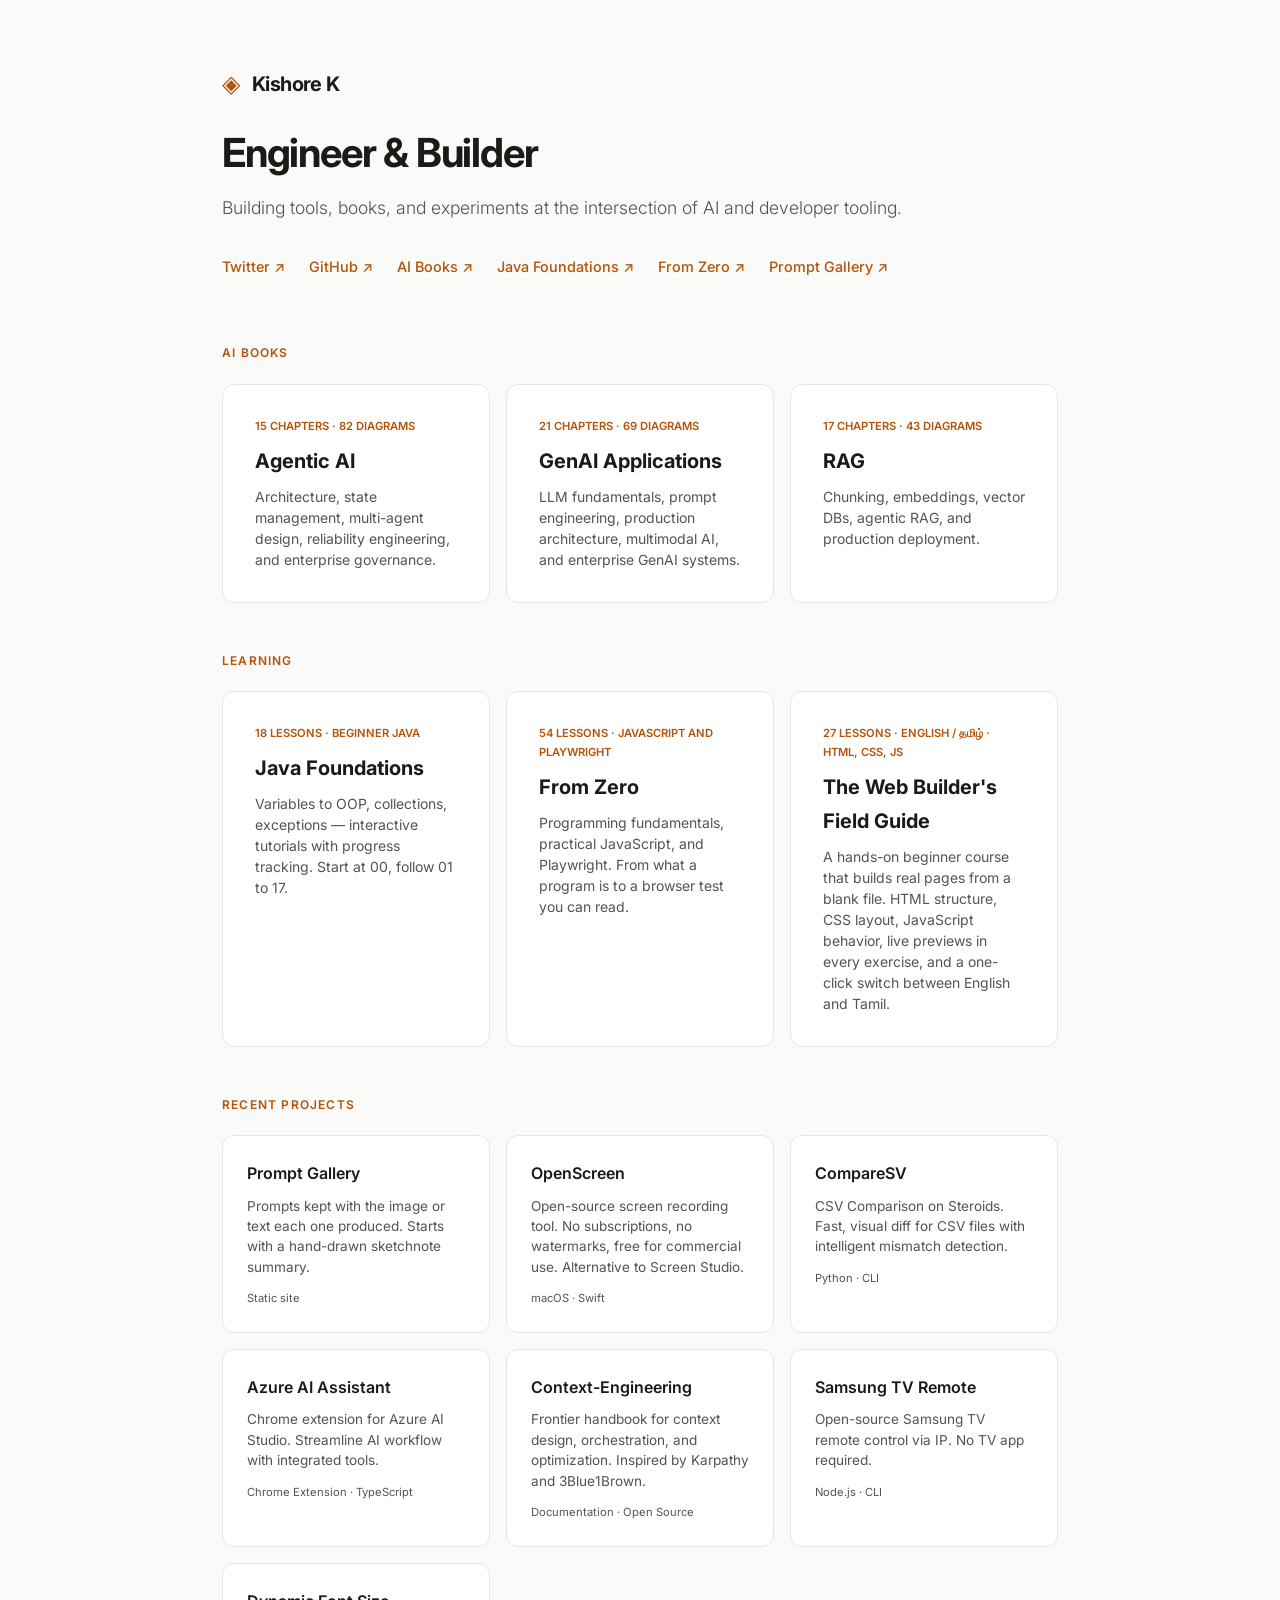
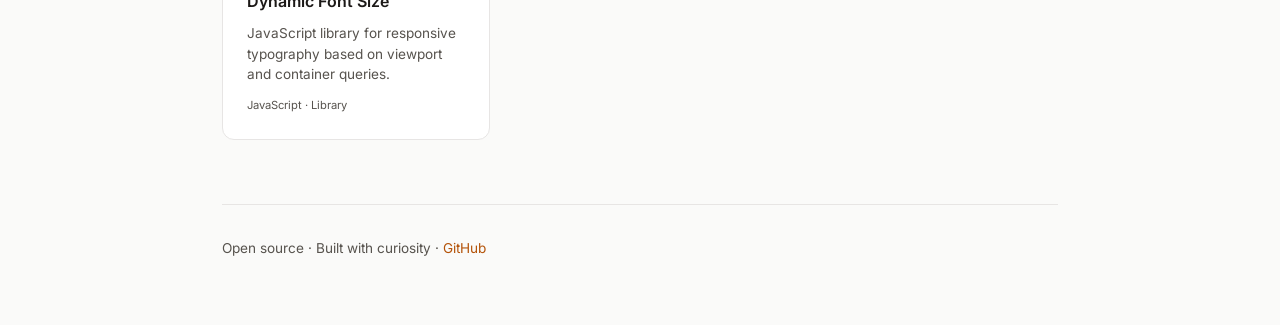
<file: index.html>
<!DOCTYPE html>
<html lang="en">
<head>
  <meta charset="UTF-8">
  <meta name="viewport" content="width=device-width, initial-scale=1.0">
  <title>Kishore K - Engineer & Builder</title>
  <link rel="preconnect" href="https://fonts.googleapis.com">
  <link rel="preconnect" href="https://fonts.gstatic.com" crossorigin>
  <link href="https://fonts.googleapis.com/css2?family=Inter:wght@300;400;500;600;700&family=JetBrains+Mono:wght@400;500&display=swap" rel="stylesheet">
  <style>
    :root {
      --bg: #fafaf9;
      --bg-card: #ffffff;
      --text: #1c1917;
      --text-secondary: #57534e;
      --accent: #b45309;
      --accent-light: #fef3c7;
      --border: #e7e5e4;
    }

    * { margin: 0; padding: 0; box-sizing: border-box; }

    body {
      font-family: 'Inter', -apple-system, BlinkMacSystemFont, sans-serif;
      background: var(--bg);
      color: var(--text);
      line-height: 1.7;
      -webkit-font-smoothing: antialiased;
    }

    .container {
      max-width: 900px;
      margin: 0 auto;
      padding: 4rem 2rem;
    }

    header {
      margin-bottom: 4rem;
    }

    .logo {
      display: flex;
      align-items: center;
      gap: 0.75rem;
      margin-bottom: 1.5rem;
    }

    .logo-icon {
      font-size: 1.5rem;
      color: var(--accent);
    }

    .logo-text {
      font-size: 1.25rem;
      font-weight: 700;
      letter-spacing: -0.03em;
    }

    h1 {
      font-size: 2.5rem;
      font-weight: 700;
      letter-spacing: -0.03em;
      line-height: 1.2;
      margin-bottom: 1rem;
    }

    .subtitle {
      color: var(--text-secondary);
      font-size: 1.1rem;
      font-weight: 300;
      margin-bottom: 2rem;
    }

    .links {
      display: flex;
      gap: 1.5rem;
      flex-wrap: wrap;
    }

    .links a {
      color: var(--accent);
      text-decoration: none;
      font-weight: 500;
      font-size: 0.9rem;
      display: flex;
      align-items: center;
      gap: 0.35rem;
    }

    .links a:hover {
      text-decoration: underline;
    }

    .section {
      margin-bottom: 3rem;
    }

    .section-title {
      font-size: 0.75rem;
      font-weight: 600;
      text-transform: uppercase;
      letter-spacing: 0.1em;
      color: var(--accent);
      margin-bottom: 1.25rem;
    }

    .card-grid {
      display: grid;
      grid-template-columns: repeat(auto-fit, minmax(260px, 1fr));
      gap: 1rem;
    }

    .card {
      background: var(--bg-card);
      border: 1px solid var(--border);
      border-radius: 12px;
      padding: 1.5rem;
      text-decoration: none;
      color: inherit;
      transition: transform 0.2s, box-shadow 0.2s;
    }

    .card:hover {
      transform: translateY(-2px);
      box-shadow: 0 8px 30px rgba(0,0,0,0.06);
    }

    .card-title {
      font-size: 1rem;
      font-weight: 600;
      margin-bottom: 0.5rem;
    }

    .card-desc {
      color: var(--text-secondary);
      font-size: 0.85rem;
      line-height: 1.5;
    }

    .card-meta {
      margin-top: 0.75rem;
      font-size: 0.7rem;
      color: var(--text-secondary);
    }

    .book-card {
      background: var(--bg-card);
      border: 1px solid var(--border);
      border-radius: 12px;
      padding: 2rem;
      text-decoration: none;
      color: inherit;
      transition: transform 0.2s, box-shadow 0.2s;
    }

    .book-card:hover {
      transform: translateY(-2px);
      box-shadow: 0 8px 30px rgba(0,0,0,0.06);
    }

    .book-card-meta {
      font-size: 0.7rem;
      font-weight: 600;
      text-transform: uppercase;
      letter: 0.08em;
      color: var(--accent);
      margin-bottom: 0.5rem;
    }

    .book-card-title {
      font-size: 1.25rem;
      font-weight: 700;
      margin-bottom: 0.5rem;
    }

    .book-card-desc {
      color: var(--text-secondary);
      font-size: 0.875rem;
      line-height: 1.5;
    }

    footer {
      margin-top: 4rem;
      padding-top: 2rem;
      border-top: 1px solid var(--border);
      color: var(--text-secondary);
      font-size: 0.85rem;
    }

    footer a {
      color: var(--accent);
      text-decoration: none;
    }

    @media (max-width: 640px) {
      .container { padding: 2rem 1.25rem; }
      h1 { font-size: 1.75rem; }
      .card-grid { grid-template-columns: 1fr; }
    }
  </style>
</head>
<body>
  <div class="container">
    <header>
      <div class="logo">
        <span class="logo-icon">&#9672;</span>
        <span class="logo-text">Kishore K</span>
      </div>
      <h1>Engineer & Builder</h1>
      <p class="subtitle">Building tools, books, and experiments at the intersection of AI and developer tooling.</p>
      <div class="links">
        <a href="https://twitter.com/KishoreK" target="_blank">Twitter &#8599;</a>
        <a href="https://github.com/kishorek" target="_blank">GitHub &#8599;</a>
        <a href="ai-books/">AI Books &#8599;</a>
        <a href="https://kishorek.github.io/java-foundations/">Java Foundations &#8599;</a>
        <a href="from-zero/">From Zero &#8599;</a>
        <a href="prompt-gallery/">Prompt Gallery &#8599;</a>
      </div>
    </header>

    <section class="section">
      <h2 class="section-title">AI Books</h2>
      <div class="card-grid">
        <a href="ai-books/book.html#agentic_ai_book" class="book-card">
          <div class="book-card-meta">15 Chapters &middot; 82 Diagrams</div>
          <div class="book-card-title">Agentic AI</div>
          <div class="book-card-desc">Architecture, state management, multi-agent design, reliability engineering, and enterprise governance.</div>
        </a>
        <a href="ai-books/book.html#GenAI%20Applications" class="book-card">
          <div class="book-card-meta">21 Chapters &middot; 69 Diagrams</div>
          <div class="book-card-title">GenAI Applications</div>
          <div class="book-card-desc">LLM fundamentals, prompt engineering, production architecture, multimodal AI, and enterprise GenAI systems.</div>
        </a>
        <a href="ai-books/book.html#RAG" class="book-card">
          <div class="book-card-meta">17 Chapters &middot; 43 Diagrams</div>
          <div class="book-card-title">RAG</div>
          <div class="book-card-desc">Chunking, embeddings, vector DBs, agentic RAG, and production deployment.</div>
        </a>
      </div>
    </section>

    <section class="section">
      <h2 class="section-title">Learning</h2>
      <div class="card-grid">
        <a href="https://kishorek.github.io/java-foundations/" class="book-card">
          <div class="book-card-meta">18 lessons &middot; Beginner Java</div>
          <div class="book-card-title">Java Foundations</div>
          <div class="book-card-desc">Variables to OOP, collections, exceptions — interactive tutorials with progress tracking. Start at 00, follow 01 to 17.</div>
        </a>
        <a href="from-zero/" class="book-card">
          <div class="book-card-meta">54 lessons &middot; JavaScript and Playwright</div>
          <div class="book-card-title">From Zero</div>
          <div class="book-card-desc">Programming fundamentals, practical JavaScript, and Playwright. From what a program is to a browser test you can read.</div>
        </a>
        <a href="js-tutorial/" class="book-card">
          <div class="book-card-meta">27 lessons &middot; English / தமிழ் &middot; HTML, CSS, JS</div>
          <div class="book-card-title">The Web Builder's Field Guide</div>
          <div class="book-card-desc">A hands-on beginner course that builds real pages from a blank file. HTML structure, CSS layout, JavaScript behavior, live previews in every exercise, and a one-click switch between English and Tamil.</div>
        </a>
      </div>
    </section>

    <section class="section">
      <h2 class="section-title">Recent Projects</h2>
      <div class="card-grid">
        <a href="prompt-gallery/" class="card">
          <div class="card-title">Prompt Gallery</div>
          <div class="card-desc">Prompts kept with the image or text each one produced. Starts with a hand-drawn sketchnote summary.</div>
          <div class="card-meta">Static site</div>
        </a>
        <a href="https://github.com/kishorek/openscreen" class="card" target="_blank">
          <div class="card-title">OpenScreen</div>
          <div class="card-desc">Open-source screen recording tool. No subscriptions, no watermarks, free for commercial use. Alternative to Screen Studio.</div>
          <div class="card-meta">macOS &middot; Swift</div>
        </a>
        <a href="https://github.com/kishorek/comparesv" class="card" target="_blank">
          <div class="card-title">CompareSV</div>
          <div class="card-desc">CSV Comparison on Steroids. Fast, visual diff for CSV files with intelligent mismatch detection.</div>
          <div class="card-meta">Python &middot; CLI</div>
        </a>
        <a href="https://github.com/kishorek/azure-ai-assistant" class="card" target="_blank">
          <div class="card-title">Azure AI Assistant</div>
          <div class="card-desc">Chrome extension for Azure AI Studio. Streamline AI workflow with integrated tools.</div>
          <div class="card-meta">Chrome Extension &middot; TypeScript</div>
        </a>
        <a href="https://github.com/kishorek/Context-Engineering" class="card" target="_blank">
          <div class="card-title">Context-Engineering</div>
          <div class="card-desc">Frontier handbook for context design, orchestration, and optimization. Inspired by Karpathy and 3Blue1Brown.</div>
          <div class="card-meta">Documentation &middot; Open Source</div>
        </a>
        <a href="https://github.com/kishorek/samsung-tv-remote" class="card" target="_blank">
          <div class="card-title">Samsung TV Remote</div>
          <div class="card-desc">Open-source Samsung TV remote control via IP. No TV app required.</div>
          <div class="card-meta">Node.js &middot; CLI</div>
        </a>
        <a href="https://github.com/kishorek/dynamic-font-size-js" class="card" target="_blank">
          <div class="card-title">Dynamic Font Size</div>
          <div class="card-desc">JavaScript library for responsive typography based on viewport and container queries.</div>
          <div class="card-meta">JavaScript &middot; Library</div>
        </a>
      </div>
    </section>

    <footer>
      <p>Open source &middot; Built with curiosity &middot; <a href="https://github.com/kishorek" target="_blank">GitHub</a></p>
    </footer>
  </div>
</body>
</html>
</file>
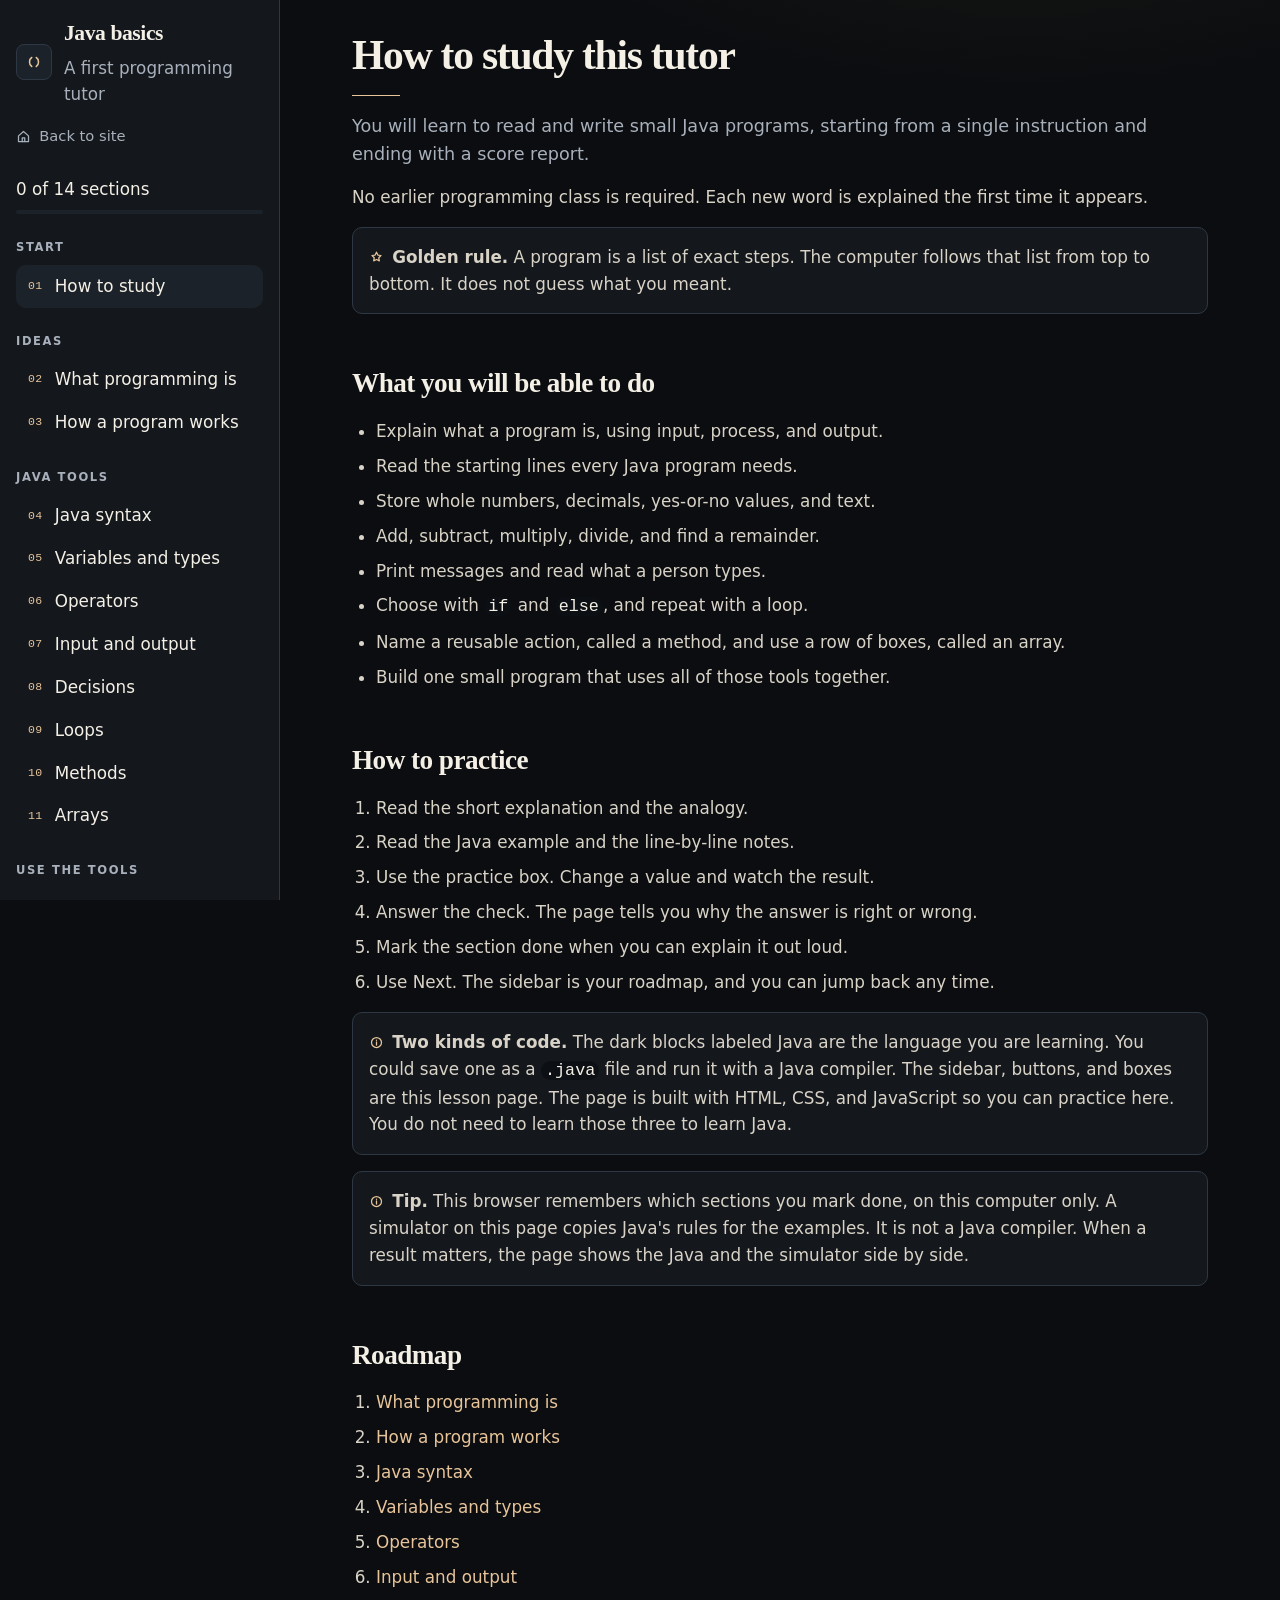
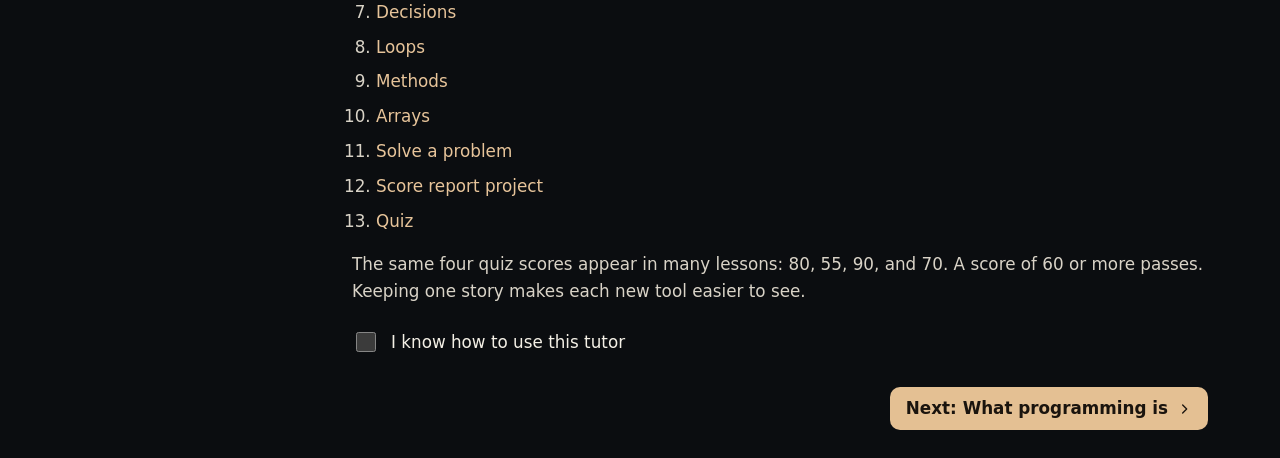
<file: java-basics/index.html>
<!DOCTYPE html>
<html lang="en">
<head>
  <meta charset="UTF-8">
  <meta name="viewport" content="width=device-width, initial-scale=1">
  <title>Java basics: Beginner tutor</title>
  <style>
    :root {
      --bg: #0b0d10;
      --surface: #14181d;
      --surface2: #1c2229;
      --border: #2e3844;
      --text: #f4f0e6;
      --muted: #a8b0bb;
      --accent: #e7c49a;
      --brass: #e4c093;
      --brass-2: #efd0aa;
      --ink: #1a140e;
      --green: #3dd68c;
      --green-dim: #145c38;
      --orange: #f5a524;
      --red: #f07178;
      --code-bg: #0c1014;
      --radius: 10px;
      --font: "Avenir Next", "Segoe UI", system-ui, sans-serif;
      --display: "Iowan Old Style", "Palatino Linotype", Palatino, Georgia, serif;
      --mono: ui-monospace, "SF Mono", "Cascadia Code", Consolas, monospace;
      --space-1: 4px;
      --space-2: 8px;
      --space-3: 12px;
      --space-4: 16px;
      --space-5: 24px;
      --space-6: 32px;
      --space-7: 48px;
      --i-list: url("data:image/svg+xml,%3Csvg xmlns='http://www.w3.org/2000/svg' viewBox='0 0 24 24' fill='none' stroke='%23000' stroke-width='2' stroke-linecap='round'%3E%3Cpath d='M4 7h16M4 12h16M4 17h10'/%3E%3C/svg%3E");
      --i-x: url("data:image/svg+xml,%3Csvg xmlns='http://www.w3.org/2000/svg' viewBox='0 0 24 24' fill='none' stroke='%23000' stroke-width='2' stroke-linecap='round'%3E%3Cpath d='M6 6l12 12M18 6L6 18'/%3E%3C/svg%3E");
      --i-left: url("data:image/svg+xml,%3Csvg xmlns='http://www.w3.org/2000/svg' viewBox='0 0 24 24' fill='none' stroke='%23000' stroke-width='2' stroke-linecap='round' stroke-linejoin='round'%3E%3Cpath d='M14 6l-6 6 6 6'/%3E%3C/svg%3E");
      --i-right: url("data:image/svg+xml,%3Csvg xmlns='http://www.w3.org/2000/svg' viewBox='0 0 24 24' fill='none' stroke='%23000' stroke-width='2' stroke-linecap='round' stroke-linejoin='round'%3E%3Cpath d='M10 6l6 6-6 6'/%3E%3C/svg%3E");
      --i-home: url("data:image/svg+xml,%3Csvg xmlns='http://www.w3.org/2000/svg' viewBox='0 0 24 24' fill='none' stroke='%23000' stroke-width='2' stroke-linecap='round' stroke-linejoin='round'%3E%3Cpath d='M4 11l8-7 8 7v9H4z'/%3E%3Cpath d='M10 20v-6h4v6'/%3E%3C/svg%3E");
      --i-check: url("data:image/svg+xml,%3Csvg xmlns='http://www.w3.org/2000/svg' viewBox='0 0 24 24' fill='none' stroke='%23000' stroke-width='2.4' stroke-linecap='round' stroke-linejoin='round'%3E%3Cpath d='M5 12.5l4.2 4.2L19 7'/%3E%3C/svg%3E");
      --i-braces: url("data:image/svg+xml,%3Csvg xmlns='http://www.w3.org/2000/svg' viewBox='0 0 24 24' fill='none' stroke='%23000' stroke-width='2' stroke-linecap='round'%3E%3Cpath d='M9 6c-2 1.2-3 2.8-3 6s1 4.8 3 6M15 6c2 1.2 3 2.8 3 6s-1 4.8-3 6'/%3E%3C/svg%3E");
      --i-bulb: url("data:image/svg+xml,%3Csvg xmlns='http://www.w3.org/2000/svg' viewBox='0 0 24 24' fill='none' stroke='%23000' stroke-width='2' stroke-linecap='round' stroke-linejoin='round'%3E%3Cpath d='M9 18h6M10 21h4'/%3E%3Cpath d='M8 14a5 5 0 116 0c-.7.6-1 1.3-1 2H11c0-.7-.3-1.4-1-2z'/%3E%3C/svg%3E");
      --i-alert: url("data:image/svg+xml,%3Csvg xmlns='http://www.w3.org/2000/svg' viewBox='0 0 24 24' fill='none' stroke='%23000' stroke-width='2' stroke-linecap='round' stroke-linejoin='round'%3E%3Cpath d='M12 4l8 14H4z'/%3E%3Cpath d='M12 10v4M12 16.5v.5'/%3E%3C/svg%3E");
      --i-mark: url("data:image/svg+xml,%3Csvg xmlns='http://www.w3.org/2000/svg' viewBox='0 0 24 24' fill='none' stroke='%23000' stroke-width='2' stroke-linecap='round' stroke-linejoin='round'%3E%3Cpath d='M7 4h10v16l-5-3-5 3z'/%3E%3C/svg%3E");
      --i-info: url("data:image/svg+xml,%3Csvg xmlns='http://www.w3.org/2000/svg' viewBox='0 0 24 24' fill='none' stroke='%23000' stroke-width='2' stroke-linecap='round'%3E%3Ccircle cx='12' cy='12' r='8'/%3E%3Cpath d='M12 11v5M12 8v.5'/%3E%3C/svg%3E");
      --i-star: url("data:image/svg+xml,%3Csvg xmlns='http://www.w3.org/2000/svg' viewBox='0 0 24 24' fill='none' stroke='%23000' stroke-width='2' stroke-linejoin='round'%3E%3Cpath d='M12 3.5l2.2 4.6 5 .7-3.6 3.5.9 5L12 15.2 7.5 17.3l.9-5L4.8 8.8l5-.7z'/%3E%3C/svg%3E");
    }

    *, *::before, *::after { box-sizing: border-box; }

    html { color-scheme: dark; }

    body {
      margin: 0;
      background:
        radial-gradient(900px 420px at 80% -8%, #1b1914 0%, transparent 60%),
        var(--bg);
      color: #d9d3c7;
      font-family: var(--font);
      font-size: 1.05rem;
      line-height: 1.6;
    }

    ::selection { background: var(--brass); color: var(--ink); }

    .skip {
      position: absolute;
      left: -999px;
      top: var(--space-2);
      background: var(--accent-dim);
      color: var(--text);
      padding: var(--space-2) var(--space-3);
      z-index: 3;
    }

    .skip:focus { left: var(--space-2); }

    .app {
      display: grid;
      grid-template-columns: 280px minmax(0, 1fr);
      min-height: 100vh;
    }

    .sidebar {
      background: var(--surface);
      border-right: 1px solid var(--border);
      padding: var(--space-4);
      position: sticky;
      top: 0;
      height: 100vh;
      overflow: auto;
    }

    .sidebar-bar { display: block; }

    .logo {
      display: flex;
      align-items: center;
      gap: var(--space-3);
    }

    .logo-mark {
      width: 2.25rem;
      height: 2.25rem;
      flex: 0 0 auto;
      display: grid;
      place-items: center;
      border: 1px solid var(--border);
      border-radius: 8px;
      background: var(--surface2);
    }

    .logo-mark::before {
      content: "";
      width: 1.15rem;
      height: 1.15rem;
      background: var(--accent);
      -webkit-mask: var(--i-braces) center / contain no-repeat;
      mask: var(--i-braces) center / contain no-repeat;
    }

    .logo strong {
      display: block;
      color: var(--text);
      font-family: var(--display);
      font-size: 1.35rem;
      font-weight: 600;
      letter-spacing: -0.02em;
    }

    .logo-sub {
      color: var(--muted);
      margin-top: var(--space-1);
    }

    .home-link {
      display: inline-flex;
      align-items: center;
      gap: var(--space-2);
      margin-top: var(--space-4);
      color: var(--muted);
      text-decoration: none;
      font-size: 0.92rem;
    }

    .home-link::before {
      content: "";
      width: 0.95rem;
      height: 0.95rem;
      background: currentColor;
      -webkit-mask: var(--i-home) center / contain no-repeat;
      mask: var(--i-home) center / contain no-repeat;
    }

    .home-link:hover { color: var(--text); }

    .progress-box { margin: var(--space-5) 0; }

    .progress-label {
      color: var(--text);
      margin-bottom: var(--space-2);
    }

    .progress-bar {
      height: var(--space-1);
      background: var(--surface2);
      border-radius: var(--radius);
    }

    .progress-fill {
      height: var(--space-1);
      width: 0;
      background: var(--accent);
      border-radius: var(--radius);
    }

    .menu-toggle { display: none; }

    .nav-links { counter-reset: lesson; }

    .nav-section {
      color: var(--muted);
      margin: var(--space-5) 0 var(--space-2);
      font-size: 0.72rem;
      font-weight: 600;
      letter-spacing: 0.14em;
      text-transform: uppercase;
    }

    .nav-btn {
      display: flex;
      align-items: center;
      gap: var(--space-3);
      width: 100%;
      text-align: left;
      background: transparent;
      color: var(--text);
      border: 0;
      border-radius: var(--radius);
      padding: var(--space-2) var(--space-3);
      font: inherit;
      cursor: pointer;
      counter-increment: lesson;
    }

    .nav-btn::before {
      content: counter(lesson, decimal-leading-zero);
      flex: 0 0 auto;
      font-family: var(--mono);
      font-size: 0.72rem;
      letter-spacing: 0.04em;
      color: var(--accent);
    }

    .nav-btn:hover { background: var(--surface2); color: var(--text); }

    .nav-btn.active { background: var(--surface2); color: var(--text); }

    .nav-btn.done::after {
      content: "";
      width: 0.85rem;
      height: 0.85rem;
      margin-left: auto;
      flex: 0 0 auto;
      background: var(--green);
      -webkit-mask: var(--i-check) center / contain no-repeat;
      mask: var(--i-check) center / contain no-repeat;
    }

    .main {
      width: min(920px, 100%);
      justify-self: center;
      padding: var(--space-6);
    }

    .panel { display: none; }

    .panel.active { display: block; }

    h1 {
      font-family: var(--display);
      font-size: 2.6rem;
      font-weight: 600;
      letter-spacing: -0.03em;
      color: var(--text);
      margin: 0 0 var(--space-4);
      line-height: 1.12;
    }

    h1::after {
      content: "";
      display: block;
      width: 3rem;
      height: 1px;
      margin-top: var(--space-4);
      background: var(--accent);
    }

    h2 {
      font-family: var(--display);
      font-size: 1.7rem;
      font-weight: 600;
      letter-spacing: -0.02em;
      color: var(--text);
      margin: var(--space-7) 0 var(--space-3);
    }

    h3 {
      font-family: var(--display);
      font-size: 1.2rem;
      font-weight: 600;
      color: var(--text);
      margin: 0 0 var(--space-3);
    }

    p { margin: 0 0 var(--space-4); }

    .lead {
      color: var(--muted);
      font-size: 1.1rem;
    }

    ul, ol { margin: 0 0 var(--space-4); padding-left: var(--space-5); }

    li { margin-bottom: var(--space-2); }

    a { color: var(--accent); }

    code {
      font-family: var(--mono);
      color: var(--text);
      background: var(--code-bg);
      padding: 0 var(--space-1);
      border-radius: var(--radius);
    }

    pre {
      background: var(--code-bg);
      border: 1px solid var(--border);
      border-radius: var(--radius);
      padding: var(--space-4);
      overflow-x: auto;
      line-height: 1.5;
      font-family: var(--mono);
      font-size: 0.92rem;
      color: var(--text);
      margin: 0 0 var(--space-4);
    }

    pre .kw { color: #e7c49a; }
    pre .str { color: #9ddeb8; }
    pre .num { color: #f0c36a; }
    pre .cm { color: #8b97a6; font-style: italic; }
    pre .fn { color: #9ec1ff; }

    .card, .playground {
      background: var(--surface);
      border: 1px solid var(--border);
      border-radius: var(--radius);
      padding: var(--space-4);
      margin-bottom: var(--space-4);
    }

    .card p:last-child, .playground p:last-child { margin-bottom: 0; }

    details.card summary {
      cursor: pointer;
      font-weight: 600;
      color: var(--text);
    }

    details.card > * { margin-top: var(--space-3); }

    details.card > summary { margin-top: 0; }

    .compare {
      display: grid;
      grid-template-columns: 1fr 1fr;
      gap: var(--space-4);
      margin-bottom: var(--space-4);
    }

    .compare .card { margin-bottom: 0; }

    .flow, .box-row, .chips, .fields {
      display: flex;
      flex-wrap: wrap;
      gap: var(--space-3);
      margin-bottom: var(--space-4);
    }

    .flow-step, .var-box {
      background: var(--surface2);
      border: 1px solid var(--border);
      border-radius: var(--radius);
      padding: var(--space-3);
    }

    .flow-step { flex: 1; min-width: 160px; }

    .var-box { min-width: 120px; text-align: center; }

    .var-box .type, .var-box .idx { color: var(--muted); font-family: var(--mono); }

    .var-box .value {
      font-family: var(--mono);
      font-size: 1.25rem;
      color: var(--text);
      margin: var(--space-2) 0;
    }

    .var-box .label { color: var(--text); font-family: var(--mono); }

    .var-box.selected { background: var(--code-bg); }

    .table-wrap { overflow-x: auto; margin-bottom: var(--space-4); }

    table { width: 100%; border-collapse: collapse; }

    th, td {
      border: 1px solid var(--border);
      padding: var(--space-2) var(--space-3);
      text-align: left;
      vertical-align: top;
    }

    th { background: var(--surface2); color: var(--text); font-weight: 600; }

    .field { flex: 1; min-width: 140px; }

    label { display: block; color: var(--text); margin-bottom: var(--space-2); }

    input, select {
      width: 100%;
      background: var(--code-bg);
      color: var(--text);
      border: 1px solid var(--border);
      border-radius: var(--radius);
      padding: var(--space-2) var(--space-3);
      font: inherit;
    }

    .checkline {
      display: flex;
      gap: var(--space-3);
      align-items: center;
      margin-bottom: var(--space-4);
    }

    .checkline label { margin: 0; }

    .checkline input[type="checkbox"] { width: 1.25rem; height: 1.25rem; }

    .btn, .opt, .method-chip {
      font: inherit;
      cursor: pointer;
      border-radius: var(--radius);
      color: var(--text);
    }

    .btn {
      background: var(--brass);
      color: var(--ink);
      border: 0;
      padding: var(--space-2) var(--space-4);
      font-weight: 600;
    }

    .btn:hover { background: var(--brass-2); color: var(--ink); }

    .btn.secondary {
      background: transparent;
      color: var(--text);
      border: 1px solid var(--border);
      font-weight: 500;
    }

    .btn.secondary:hover { background: var(--surface2); color: var(--text); }

    .text-btn {
      background: none;
      border: 0;
      padding: 0;
      color: var(--accent);
      font: inherit;
      cursor: pointer;
      text-align: left;
    }

    .text-btn:hover { color: var(--text); }

    .method-chip {
      background: var(--surface2);
      border: 1px solid var(--border);
      padding: var(--space-2) var(--space-3);
    }

    .method-chip:hover { background: #24303a; color: var(--text); }

    .method-chip.active { background: var(--surface2); color: var(--accent); border-color: var(--accent); }

    .result-box {
      font-family: var(--mono);
      background: var(--code-bg);
      border: 1px solid var(--border);
      border-radius: var(--radius);
      padding: var(--space-4);
      white-space: pre-wrap;
      color: var(--text);
      margin: 0 0 var(--space-4);
    }

    .ok { color: var(--green); }
    .err { color: var(--red); }

    .opt {
      display: block;
      width: 100%;
      text-align: left;
      margin-bottom: var(--space-2);
      background: var(--surface2);
      border: 1px solid var(--border);
      padding: var(--space-3);
    }

    .opt:hover { background: #24303a; color: var(--text); }

    .opt.correct { border-color: var(--green); }

    .opt.wrong { border-color: var(--red); }

    .opt[aria-disabled="true"] { cursor: default; }

    .opt[aria-disabled="true"]:hover { background: var(--surface2); }

    .feedback { margin-top: var(--space-3); }

    .feedback.good { color: var(--green); }

    .feedback.bad { color: var(--red); }

    .quiz-q { margin-bottom: var(--space-5); }

    .score-banner { font-size: 1.2rem; margin: var(--space-4) 0; color: var(--text); }

    .score-banner.good { color: var(--green); }

    .score-banner.mid { color: var(--orange); }

    .score-banner.bad { color: var(--red); }

    .mark-done {
      display: flex;
      gap: var(--space-3);
      align-items: center;
      margin-top: var(--space-5);
    }

    .mark-done label { margin: 0; }

    .mark-done input {
      width: 1.25rem;
      height: 1.25rem;
      accent-color: var(--accent);
    }

    .panel-nav {
      display: flex;
      justify-content: space-between;
      gap: var(--space-3);
      margin-top: var(--space-6);
    }

    .panel-nav .btn {
      display: inline-flex;
      align-items: center;
      justify-content: center;
      gap: var(--space-2);
    }

    .panel-nav .btn.secondary::before,
    .panel-nav .btn:not(.secondary)::after {
      content: "";
      width: 1rem;
      height: 1rem;
      flex: 0 0 auto;
      background: currentColor;
    }

    .panel-nav .btn.secondary::before {
      -webkit-mask: var(--i-left) center / contain no-repeat;
      mask: var(--i-left) center / contain no-repeat;
    }

    .panel-nav .btn:not(.secondary)::after {
      -webkit-mask: var(--i-right) center / contain no-repeat;
      mask: var(--i-right) center / contain no-repeat;
    }

    .button-row {
      display: flex;
      flex-wrap: wrap;
      gap: var(--space-3);
      margin-bottom: var(--space-4);
    }

    .action-list { list-style: none; padding: 0; margin: 0 0 var(--space-4); }

    .action-list li {
      display: flex;
      justify-content: space-between;
      gap: var(--space-3);
      align-items: center;
      background: var(--surface2);
      border: 1px solid var(--border);
      border-radius: var(--radius);
      padding: var(--space-3);
      margin-bottom: var(--space-2);
    }

    .action-list li span { flex: 1; }

    .tea-actions { display: flex; gap: var(--space-2); }

    .road-state { color: var(--text); margin-left: var(--space-2); }

    button:focus-visible, input:focus-visible, select:focus-visible, summary:focus-visible, a:focus-visible {
      outline: 2px solid var(--accent);
      outline-offset: 2px;
    }

    .note > p > strong::before,
    .quiz-q > p > strong::before {
      content: "";
      display: inline-block;
      width: 0.95rem;
      height: 0.95rem;
      margin-right: var(--space-2);
      vertical-align: -0.12rem;
      background: var(--accent);
      -webkit-mask: var(--i-info) center / contain no-repeat;
      mask: var(--i-info) center / contain no-repeat;
    }

    .note-analogy > p > strong::before { -webkit-mask-image: var(--i-bulb); mask-image: var(--i-bulb); }
    .note-rule > p > strong::before { -webkit-mask-image: var(--i-star); mask-image: var(--i-star); }
    .note-takeaway > p > strong::before { -webkit-mask-image: var(--i-mark); mask-image: var(--i-mark); }
    .note-mistake > p > strong::before,
    .note-trap > p > strong::before { -webkit-mask-image: var(--i-alert); mask-image: var(--i-alert); }
    .quiz-q > p > strong::before { -webkit-mask-image: var(--i-check); mask-image: var(--i-check); }

    details.card summary { display: flex; align-items: center; gap: var(--space-2); list-style: none; }
    details.card summary::-webkit-details-marker { display: none; }

    details.card summary::before {
      content: "";
      width: 0.8rem;
      height: 0.8rem;
      flex: 0 0 auto;
      background: var(--muted);
      -webkit-mask: var(--i-right) center / contain no-repeat;
      mask: var(--i-right) center / contain no-repeat;
    }

    details[open].card summary::before { transform: rotate(90deg); }

    .menu-toggle::before {
      content: "";
      display: inline-block;
      width: 1rem;
      height: 1rem;
      margin-right: var(--space-2);
      vertical-align: -0.15rem;
      background: currentColor;
      -webkit-mask: var(--i-list) center / contain no-repeat;
      mask: var(--i-list) center / contain no-repeat;
    }

    .sidebar.menu-open .menu-toggle::before {
      -webkit-mask-image: var(--i-x);
      mask-image: var(--i-x);
    }

    [hidden] { display: none !important; }

    @media (max-width: 900px) {
      .app { grid-template-columns: 1fr; }
      .sidebar {
        position: sticky;
        top: 0;
        height: auto;
        overflow: visible;
        z-index: 4;
        border-right: 0;
        border-bottom: 1px solid var(--border);
        padding: 0 0 var(--space-3);
        padding-top: env(safe-area-inset-top, 0px);
      }
      .sidebar-bar {
        display: flex;
        align-items: center;
        justify-content: space-between;
        gap: var(--space-3);
        padding: var(--space-3) var(--space-4) 0;
      }
      .logo-sub { display: none; }
      .home-link { display: none; margin: 0; }
      .sidebar.menu-open .home-link {
        display: inline-flex;
        margin: var(--space-3) var(--space-4) 0;
      }
      .logo-mark { width: 1.75rem; height: 1.75rem; }
      .progress-box { margin: var(--space-3) var(--space-4) 0; }
      .menu-toggle {
        display: block;
        width: auto;
        max-width: 58%;
        margin: 0;
        white-space: nowrap;
        overflow: hidden;
        text-overflow: ellipsis;
      }
      .nav-links { display: none; }
      .nav-links.open {
        display: block;
        position: absolute;
        left: 0;
        right: 0;
        top: 100%;
        background: var(--surface);
        border-bottom: 1px solid var(--border);
        max-height: calc(100dvh - 11rem);
        overflow: auto;
        padding: var(--space-2) var(--space-3) var(--space-5);
        z-index: 6;
      }
      .sidebar.menu-open ~ .main .panel-nav { display: none; }
      .nav-btn { padding: var(--space-3); }
      .main {
        padding: var(--space-4);
        padding-bottom: calc(var(--space-7) + var(--space-6) + var(--space-4) + env(safe-area-inset-bottom, 0px));
      }
      .compare { grid-template-columns: 1fr; }
      .field, .flow-step { flex-basis: 100%; min-width: 0; }
      .panel-nav {
        position: fixed;
        left: 0;
        right: 0;
        bottom: 0;
        margin: 0;
        background: var(--surface);
        border-top: 1px solid var(--border);
        padding: var(--space-3) var(--space-4);
        padding-bottom: calc(var(--space-3) + env(safe-area-inset-bottom, 0px));
        z-index: 3;
      }
      .panel-nav > span:empty { display: none; }
      .panel-nav .btn {
        flex: 1 1 0;
        min-width: 0;
        text-align: center;
      }
      .action-list li {
        flex-direction: column;
        align-items: stretch;
      }
      .button-row { flex-direction: column; }
      .button-row .btn { width: 100%; }
      .tea-actions { width: 100%; }
      .tea-actions .btn { flex: 1; }
      .method-chip { padding: var(--space-3); }
      input, select { padding: var(--space-3); }
      pre, .table-wrap { max-width: 100%; }
      h1 { font-size: 2rem; }
      h2 { font-size: 1.4rem; }
    }
  </style>
</head>
<body>
<a class="skip" href="#main">Skip to lesson</a>
<div class="app">
  <aside class="sidebar">
    <div class="sidebar-bar">
      <div class="logo">
        <span class="logo-mark" aria-hidden="true"></span>
        <div>
          <strong>Java basics</strong>
          <div class="logo-sub">A first programming tutor</div>
        </div>
      </div>
      <button class="menu-toggle btn secondary" id="menuToggle" type="button" aria-expanded="false" aria-controls="navLinks">How to study</button>
    </div>
    <a class="home-link" href="https://kishorek.github.io/">Back to site</a>
    <div class="progress-box">
      <div class="progress-label" id="progressCount">0 of 14 sections</div>
      <div class="progress-bar" aria-hidden="true"><div class="progress-fill" id="progressFill"></div></div>
    </div>
    <nav class="nav-links" id="navLinks" aria-label="Lessons">
      <div class="nav-section">Start</div>
      <button class="nav-btn active" type="button" data-panel="welcome" data-label="How to study">How to study</button>
      <div class="nav-section">Ideas</div>
      <button class="nav-btn" type="button" data-panel="what" data-label="What programming is">What programming is</button>
      <button class="nav-btn" type="button" data-panel="how" data-label="How a program works">How a program works</button>
      <div class="nav-section">Java tools</div>
      <button class="nav-btn" type="button" data-panel="syntax" data-label="Java syntax">Java syntax</button>
      <button class="nav-btn" type="button" data-panel="variables" data-label="Variables and types">Variables and types</button>
      <button class="nav-btn" type="button" data-panel="operators" data-label="Operators">Operators</button>
      <button class="nav-btn" type="button" data-panel="io" data-label="Input and output">Input and output</button>
      <button class="nav-btn" type="button" data-panel="conditions" data-label="Decisions">Decisions</button>
      <button class="nav-btn" type="button" data-panel="loops" data-label="Loops">Loops</button>
      <button class="nav-btn" type="button" data-panel="methods" data-label="Methods">Methods</button>
      <button class="nav-btn" type="button" data-panel="arrays" data-label="Arrays">Arrays</button>
      <div class="nav-section">Use the tools</div>
      <button class="nav-btn" type="button" data-panel="solve" data-label="Solve a problem">Solve a problem</button>
      <button class="nav-btn" type="button" data-panel="project" data-label="Score report">Score report</button>
      <button class="nav-btn" type="button" data-panel="quiz" data-label="Quiz">Quiz</button>
    </nav>
  </aside>
  <main class="main" id="main" tabindex="-1">
    <section class="panel active" id="welcome">
      <h1>How to study this tutor</h1>
      <p class="lead">You will learn to read and write small Java programs, starting from a single instruction and ending with a score report.</p>
      <p>No earlier programming class is required. Each new word is explained the first time it appears.</p>
      <div class="card note note-rule"><p><strong>Golden rule.</strong> A program is a list of exact steps. The computer follows that list from top to bottom. It does not guess what you meant.</p></div>
      <h2>What you will be able to do</h2>
      <ul>
        <li>Explain what a program is, using input, process, and output.</li>
        <li>Read the starting lines every Java program needs.</li>
        <li>Store whole numbers, decimals, yes-or-no values, and text.</li>
        <li>Add, subtract, multiply, divide, and find a remainder.</li>
        <li>Print messages and read what a person types.</li>
        <li>Choose with <code>if</code> and <code>else</code>, and repeat with a loop.</li>
        <li>Name a reusable action, called a method, and use a row of boxes, called an array.</li>
        <li>Build one small program that uses all of those tools together.</li>
      </ul>
      <h2>How to practice</h2>
      <ol class="steps">
        <li>Read the short explanation and the analogy.</li>
        <li>Read the Java example and the line-by-line notes.</li>
        <li>Use the practice box. Change a value and watch the result.</li>
        <li>Answer the check. The page tells you why the answer is right or wrong.</li>
        <li>Mark the section done when you can explain it out loud.</li>
        <li>Use Next. The sidebar is your roadmap, and you can jump back any time.</li>
      </ol>
      <div class="card note note-tip"><p><strong>Two kinds of code.</strong> The dark blocks labeled Java are the language you are learning. You could save one as a <code>.java</code> file and run it with a Java compiler. The sidebar, buttons, and boxes are this lesson page. The page is built with HTML, CSS, and JavaScript so you can practice here. You do not need to learn those three to learn Java.</p></div>
      <div class="card note note-tip"><p><strong>Tip.</strong> This browser remembers which sections you mark done, on this computer only. A simulator on this page copies Java's rules for the examples. It is not a Java compiler. When a result matters, the page shows the Java and the simulator side by side.</p></div>
      <h2>Roadmap</h2>
      <ol class="steps" id="roadmap">
        <li><button class="text-btn" type="button" data-go="what">What programming is</button><span class="road-state" data-road="what"></span></li>
        <li><button class="text-btn" type="button" data-go="how">How a program works</button><span class="road-state" data-road="how"></span></li>
        <li><button class="text-btn" type="button" data-go="syntax">Java syntax</button><span class="road-state" data-road="syntax"></span></li>
        <li><button class="text-btn" type="button" data-go="variables">Variables and types</button><span class="road-state" data-road="variables"></span></li>
        <li><button class="text-btn" type="button" data-go="operators">Operators</button><span class="road-state" data-road="operators"></span></li>
        <li><button class="text-btn" type="button" data-go="io">Input and output</button><span class="road-state" data-road="io"></span></li>
        <li><button class="text-btn" type="button" data-go="conditions">Decisions</button><span class="road-state" data-road="conditions"></span></li>
        <li><button class="text-btn" type="button" data-go="loops">Loops</button><span class="road-state" data-road="loops"></span></li>
        <li><button class="text-btn" type="button" data-go="methods">Methods</button><span class="road-state" data-road="methods"></span></li>
        <li><button class="text-btn" type="button" data-go="arrays">Arrays</button><span class="road-state" data-road="arrays"></span></li>
        <li><button class="text-btn" type="button" data-go="solve">Solve a problem</button><span class="road-state" data-road="solve"></span></li>
        <li><button class="text-btn" type="button" data-go="project">Score report project</button><span class="road-state" data-road="project"></span></li>
        <li><button class="text-btn" type="button" data-go="quiz">Quiz</button><span class="road-state" data-road="quiz"></span></li>
      </ol>
      <p>The same four quiz scores appear in many lessons: 80, 55, 90, and 70. A score of 60 or more passes. Keeping one story makes each new tool easier to see.</p>
      <div class="mark-done">
        <input type="checkbox" id="done-welcome" class="done-box" data-section="welcome">
        <label for="done-welcome">I know how to use this tutor</label>
      </div>
      <div class="panel-nav">
        <span></span>
        <button class="btn" type="button" data-go="what">Next: What programming is</button>
      </div>
    </section>
    <section class="panel" id="what">
      <h1>What programming is</h1>
      <p class="lead">Programming is writing exact instructions that a computer can follow.</p>
      <p>People can hear a fuzzy request and fill in the gaps. A computer cannot. If a step is missing, or the order is wrong, the result is wrong. That is not the computer being difficult. It is the computer doing exactly what the list says.</p>
      <div class="card note note-analogy"><p><strong>Analogy.</strong> A recipe is a program for a cook. "Add salt" is too vague, because the cook must guess the amount. "Add 1 teaspoon of salt" is an instruction. A program is a recipe written so carefully that no guessing is left.</p></div>
      <h2>A first look at Java</h2>
      <p>Java is one programming language. This is Java. Each line is one instruction. The computer starts at the top.</p>
      <p>Java:</p>
<pre><span class="fn">System</span>.out.println(<span class="str">"Boil the water"</span>);
<span class="fn">System</span>.out.println(<span class="str">"Pour the water over the tea bag"</span>);
<span class="fn">System</span>.out.println(<span class="str">"Wait two minutes"</span>);</pre>
      <p>Output:</p>
      <div class="result-box">Boil the water
Pour the water over the tea bag
Wait two minutes</div>
      <h2>Line by line</h2>
      <ol>
        <li><code>System.out.println</code> means "print this, then move to the next line." You will see it in almost every early program.</li>
        <li>The words in double quotes are text. They print exactly as written.</li>
        <li>The semicolon ends the instruction. It is the period at the end of the sentence.</li>
        <li>The next line does not run until the line above it has finished.</li>
      </ol>
      <details class="card">
        <summary>Full Java program</summary>
        <p>A real file needs a frame around those lines. The syntax lesson explains the frame. This is the whole program:</p>
<pre><span class="kw">public class</span> <span class="fn">Tea</span> {
    <span class="kw">public static void</span> main(<span class="fn">String</span>[] args) {
        <span class="fn">System</span>.out.println(<span class="str">"Boil the water"</span>);
        <span class="fn">System</span>.out.println(<span class="str">"Pour the water over the tea bag"</span>);
        <span class="fn">System</span>.out.println(<span class="str">"Wait two minutes"</span>);
    }
}</pre>
      </details>
      <div class="compare">
        <div class="card">
          <h3>Before</h3>
          <p>Make tea.</p>
          <p>A person might know what you mean. A computer does not know which steps you intended.</p>
        </div>
        <div class="card">
          <h3>After</h3>
          <p>Boil the water. Pour it over the tea bag. Wait two minutes.</p>
          <p>Each step is visible, and the order is part of the instruction.</p>
        </div>
      </div>
      <h2>Try it yourself</h2>
      <div class="playground">
        <p>These steps are scrambled. Move them until the tea would actually work. The Java under the list always prints the steps in the current order.</p>
        <ul class="action-list" id="teaList"></ul>
        <p>Java for this order:</p>
        <pre id="teaCode"></pre>
        <p>Simulator result:</p>
        <div class="result-box" id="teaResult" aria-live="polite"></div>
      </div>
      <div class="card note note-mistake"><p><strong>Mistake.</strong> Beginners write the way they talk to a friend: "make it nice" or "do the usual thing." Those words hide choices. Name the action, the amount, and the order.</p></div>
      <div class="card note note-takeaway"><p><strong>Key takeaway.</strong> A program is an exact list. Order matters, because the computer will not rearrange it for you.</p></div>
      <div class="card quiz-q" data-why="A program needs an action and an amount. Words like some, better, and seems done leave a guess in the instruction.">
        <p><strong>Check.</strong> Which instruction can a computer follow without guessing?</p>
        <button class="opt" type="button" data-correct="false" data-label="Add some salt">Add some salt</button>
        <button class="opt" type="button" data-correct="true" data-label="Add 1 teaspoon of salt">Add 1 teaspoon of salt</button>
        <button class="opt" type="button" data-correct="false" data-label="Make it taste better">Make it taste better</button>
        <button class="opt" type="button" data-correct="false" data-label="Cook until it seems done">Cook until it seems done</button>
        <div class="feedback" hidden></div>
      </div>
      <div class="mark-done">
        <input type="checkbox" id="done-what" class="done-box" data-section="what">
        <label for="done-what">I can explain what a program is</label>
      </div>
      <div class="panel-nav">
        <button class="btn secondary" type="button" data-go="welcome">Back: How to study</button>
        <button class="btn" type="button" data-go="how">Next: How a program works</button>
      </div>
    </section>

    <section class="panel" id="how">
      <h1>How a program works</h1>
      <p class="lead">Most small programs do three things: take data in, work on it, and send a result out.</p>
      <p>Those three parts have names. <strong>Input</strong> is data that comes in. <strong>Process</strong> is the work. <strong>Output</strong> is the result that comes out. A program only knows the input you give it. It does not remember the price from a conversation you had away from the keyboard.</p>
      <div class="card note note-analogy"><p><strong>Analogy.</strong> A cashier receives money (input), subtracts the price (process), and hands you the change (output). If you never say the price, the cashier cannot invent it. Your program has the same limit.</p></div>
      <h2>Change from a purchase</h2>
      <p>The sample price is 12 and the amount paid is 20. The work is subtraction.</p>
      <p>Java, inside <code>main</code>:</p>
<pre><span class="kw">int</span> price = <span class="num">12</span>;
<span class="kw">int</span> paid = <span class="num">20</span>;
<span class="kw">int</span> change = paid - price;
<span class="fn">System</span>.out.println(change);</pre>
      <p>Output:</p>
      <div class="result-box">8</div>
      <h2>Line by line</h2>
      <ol>
        <li><code>int price = 12;</code> stores the whole number 12 in a box labeled <code>price</code>. <code>int</code> means whole number. The next lesson spends more time on boxes.</li>
        <li><code>int paid = 20;</code> stores 20 in a second box.</li>
        <li><code>int change = paid - price;</code> subtracts the two stored numbers and stores the answer. This is the process.</li>
        <li><code>System.out.println(change);</code> prints what is inside <code>change</code>. There are no quotes, so Java prints the number, not the word change.</li>
      </ol>
      <div class="flow" aria-label="Input, process, and output">
        <div class="flow-step">
          <h3>1. Input</h3>
          <p>price holds <span id="flowPrice">12</span></p>
          <p>paid holds <span id="flowPaid">20</span></p>
        </div>
        <div class="flow-step">
          <h3>2. Process</h3>
          <p>change = paid - price</p>
          <p id="flowWork">20 - 12</p>
        </div>
        <div class="flow-step">
          <h3>3. Output</h3>
          <p>print the change</p>
          <p id="flowOut">8</p>
        </div>
      </div>
      <h2>Try it yourself</h2>
      <div class="playground">
        <p>Change the price or the amount paid. The diagram and the printed line update together. Use whole numbers.</p>
        <div class="fields">
          <div class="field">
            <label for="priceInput">Price</label>
            <input id="priceInput" value="12" inputmode="numeric" autocomplete="off">
          </div>
          <div class="field">
            <label for="paidInput">Amount paid</label>
            <input id="paidInput" value="20" inputmode="numeric" autocomplete="off">
          </div>
        </div>
        <p>Java for these numbers:</p>
        <pre id="changeCode"></pre>
        <p>Simulator result:</p>
        <div class="result-box" id="changeResult" aria-live="polite"></div>
      </div>
      <div class="card note note-mistake"><p><strong>Mistake.</strong> Writing a program that uses a fact you never stored. If the price is only in your head, <code>price</code> does not exist yet. Every fact the process needs must be input, or a number you typed into the program.</p></div>
      <div class="card note note-takeaway"><p><strong>Key takeaway.</strong> Find the input, name the process, and check the output. When a program misbehaves, one of those three is usually the reason.</p></div>
      <div class="card quiz-q" data-why="The process is the subtraction. 20 minus 12 is 8, and println prints that stored result.">
        <p><strong>Check.</strong> price is 12 and paid is 20. What is printed by <code>change = paid - price</code>?</p>
        <button class="opt" type="button" data-correct="false" data-label="12">12</button>
        <button class="opt" type="button" data-correct="false" data-label="20">20</button>
        <button class="opt" type="button" data-correct="true" data-label="8">8</button>
        <button class="opt" type="button" data-correct="false" data-label="32">32</button>
        <div class="feedback" hidden></div>
      </div>
      <div class="mark-done">
        <input type="checkbox" id="done-how" class="done-box" data-section="how">
        <label for="done-how">I can point to input, process, and output</label>
      </div>
      <div class="panel-nav">
        <button class="btn secondary" type="button" data-go="what">Back: What programming is</button>
        <button class="btn" type="button" data-go="syntax">Next: Java syntax</button>
      </div>
    </section>

    <section class="panel" id="syntax">
      <h1>Java syntax</h1>
      <p class="lead">Syntax is the grammar: the rules for how symbols and words may be arranged.</p>
      <p>English rejects "Cat the sat" even though the words are familiar. Java rejects a line when a semicolon, quote, brace, or capital letter is in the wrong place. A <strong>compiler</strong> is the checker that translates Java before it can run. If the grammar is wrong, the compiler stops and reports an error. It does not run the program, and it does not fix the line for you.</p>
      <div class="card note note-analogy"><p><strong>Analogy.</strong> A form with required boxes works the same way. If your name is written on the signature line, the form is rejected. The reader does not hunt through the page to guess which line you meant.</p></div>
      <h2>The boilerplate frame</h2>
      <p><strong>Boilerplate</strong> means the same starting lines you wrap around the work. Copy this frame often. Your real steps go where the comment is.</p>
      <p>Java:</p>
<pre><span class="kw">public class</span> <span class="fn">Hello</span> {
    <span class="kw">public static void</span> main(<span class="fn">String</span>[] args) {
        <span class="cm">// Your steps go here.</span>
        <span class="fn">System</span>.out.println(<span class="str">"Hello"</span>);
    }
}</pre>
      <p>Output:</p>
      <div class="result-box">Hello</div>
      <h2>Line by line</h2>
      <ol>
        <li><code>public class Hello</code> names the program Hello. The file must be saved as <code>Hello.java</code>. The capital H must match.</li>
        <li>The <code>{ }</code> braces group the lines that belong together. Every opening brace needs a closing brace.</li>
        <li><code>public static void main(String[] args)</code> is the starting point. Java begins there. <code>args</code> can hold extra words typed at startup. You can ignore <code>args</code> for now, but the frame still needs it.</li>
        <li><code>public</code> means other code is allowed to use this. <code>static</code> means <code>main</code> can start without building an object first. <code>void</code> means <code>main</code> does not hand a value back. Treat these three words as part of the frame until the methods lesson.</li>
        <li><code>//</code> starts a comment. Java skips the rest of that line. Comments are notes for people.</li>
        <li><code>System.out.println("Hello");</code> prints Hello and ends with a semicolon.</li>
      </ol>
      <div class="card note note-tip"><p><strong>Tip.</strong> Java cares about capital letters. <code>System</code> and <code>system</code> are different. Text uses double quotes. A comment uses <code>//</code> and is not printed.</p></div>
      <h2>Before and after</h2>
      <div class="compare">
        <div class="card">
          <h3>Before</h3>
<pre><span class="fn">System</span>.out.println(<span class="str">"Hello"</span>)</pre>
          <p>The semicolon is missing, so the compiler rejects the file.</p>
        </div>
        <div class="card">
          <h3>After</h3>
<pre><span class="fn">System</span>.out.println(<span class="str">"Hello"</span>);</pre>
          <p>The semicolon ends the statement. This line can compile.</p>
        </div>
      </div>
      <h2>Try it yourself</h2>
      <div class="playground">
        <p>Pick a broken program. Read the plain-language reason, then compare it with the fix.</p>
        <div class="field">
          <label for="bugPick">Broken program</label>
          <select id="bugPick">
            <option value="semi">Missing semicolon</option>
            <option value="lower">Lowercase string type</option>
            <option value="quotes">Single quotes around a word</option>
            <option value="file">Class name does not match the file</option>
          </select>
        </div>
        <div id="bugHost"></div>
      </div>
      <div id="bugTemplates" hidden>
        <div data-bug="semi">
          <div class="compare">
            <div class="card"><h3>Before</h3>
<pre><span class="fn">System</span>.out.println(<span class="str">"Hello"</span>)</pre></div>
            <div class="card"><h3>After</h3>
<pre><span class="fn">System</span>.out.println(<span class="str">"Hello"</span>);</pre></div>
          </div>
          <p>The compiler expected a semicolon at the end of the print statement. Add it. Do not add a second one later.</p>
        </div>
        <div data-bug="lower">
          <div class="compare">
            <div class="card"><h3>Before</h3>
<pre>string name = <span class="str">"Maya"</span>;</pre></div>
            <div class="card"><h3>After</h3>
<pre><span class="fn">String</span> name = <span class="str">"Maya"</span>;</pre></div>
          </div>
          <p>The text type is <code>String</code> with a capital S. Java has no type named <code>string</code>.</p>
        </div>
        <div data-bug="quotes">
          <div class="compare">
            <div class="card"><h3>Before</h3>
<pre><span class="fn">String</span> name = 'Maya';</pre></div>
            <div class="card"><h3>After</h3>
<pre><span class="fn">String</span> name = <span class="str">"Maya"</span>;</pre></div>
          </div>
          <p>Single quotes are for one character, such as <code>'A'</code>. A word needs double quotes.</p>
        </div>
        <div data-bug="file">
          <div class="compare">
            <div class="card"><h3>Before</h3>
<pre><span class="cm">// Saved as Hello.java</span>
<span class="kw">public class</span> <span class="fn">Goodbye</span> {
    <span class="kw">public static void</span> main(<span class="fn">String</span>[] args) {
        <span class="fn">System</span>.out.println(<span class="str">"Hi"</span>);
    }
}</pre></div>
            <div class="card"><h3>After</h3>
<pre><span class="cm">// Saved as Hello.java</span>
<span class="kw">public class</span> <span class="fn">Hello</span> {
    <span class="kw">public static void</span> main(<span class="fn">String</span>[] args) {
        <span class="fn">System</span>.out.println(<span class="str">"Hi"</span>);
    }
}</pre></div>
          </div>
          <p>The public class is named Goodbye, but the file is Hello.java. Those names must match, including capitals. Rename the class, or rename the file to Goodbye.java.</p>
        </div>
      </div>
      <div class="card note note-trap"><p><strong>Exam trap.</strong> A missing semicolon, a lowercase <code>string</code>, single quotes around a word, and a class name that does not match the file are four of the first errors beginners hit. The compiler message names the problem. Read it as a grammar note, not as a verdict that you cannot program.</p></div>
      <div class="card note note-takeaway"><p><strong>Key takeaway.</strong> Statements end with semicolons, groups use braces, text uses double quotes, and the public class name matches the file name.</p></div>
      <div class="card quiz-q" data-why="A public class must use the same name as its file, including capital letters. Hello and hello are different names in Java.">
        <p><strong>Check.</strong> The file is saved as Hello.java. Which class name will compile?</p>
        <button class="opt" type="button" data-correct="false" data-label="hello">hello</button>
        <button class="opt" type="button" data-correct="false" data-label="Goodbye">Goodbye</button>
        <button class="opt" type="button" data-correct="true" data-label="Hello">Hello</button>
        <button class="opt" type="button" data-correct="false" data-label="Main">Main</button>
        <div class="feedback" hidden></div>
      </div>
      <div class="mark-done">
        <input type="checkbox" id="done-syntax" class="done-box" data-section="syntax">
        <label for="done-syntax">I can read a small Java class</label>
      </div>
      <div class="panel-nav">
        <button class="btn secondary" type="button" data-go="how">Back: How a program works</button>
        <button class="btn" type="button" data-go="variables">Next: Variables and types</button>
      </div>
    </section>
    <section class="panel" id="variables">
      <h1>Variables and types</h1>
      <p class="lead">A variable is a labeled box that holds one value. The type says what kind of value the box may hold.</p>
      <p>You create a box with a <strong>declaration</strong>: the type, then the name, then <code>=</code>, then the value. The word <strong>assign</strong> means "put this value into the box." A later assignment replaces what was inside. It does not create a second box.</p>
      <div class="card note note-analogy"><p><strong>Analogy.</strong> A closet has labeled boxes. The label is the variable name. The kind of box is the type: a tray for whole numbers, a jar for decimals, a switch for yes or no, a folder for text. Java refuses to put text into a whole-number tray.</p></div>
      <h2>Maya's quiz facts</h2>
      <p>Java, inside <code>main</code>:</p>
<pre><span class="fn">String</span> name = <span class="str">"Maya"</span>;
<span class="kw">int</span> score = <span class="num">80</span>;
<span class="kw">double</span> average = <span class="num">73.75</span>;
<span class="kw">boolean</span> passed = <span class="kw">true</span>;
<span class="kw">char</span> grade = <span class="str">'B'</span>;
<span class="fn">System</span>.out.println(name);
<span class="fn">System</span>.out.println(score);</pre>
      <p>Output:</p>
      <div class="result-box">Maya
80</div>
      <div class="box-row" aria-label="Five variable boxes">
        <div class="var-box"><div class="label">name</div><div class="type">String</div><div class="value">"Maya"</div></div>
        <div class="var-box"><div class="label">score</div><div class="type">int</div><div class="value">80</div></div>
        <div class="var-box"><div class="label">average</div><div class="type">double</div><div class="value">73.75</div></div>
        <div class="var-box"><div class="label">passed</div><div class="type">boolean</div><div class="value">true</div></div>
        <div class="var-box"><div class="label">grade</div><div class="type">char</div><div class="value">'B'</div></div>
      </div>
      <h2>Line by line</h2>
      <ol>
        <li><code>String name = "Maya";</code> creates a text box. The type starts with a capital S. The text uses double quotes.</li>
        <li><code>int score = 80;</code> creates a whole-number box. No quotes and no decimal point.</li>
        <li><code>double average = 73.75;</code> creates a decimal box. A <strong>double</strong> can hold a fraction.</li>
        <li><code>boolean passed = true;</code> creates a yes-or-no box. A <strong>boolean</strong> holds only <code>true</code> or <code>false</code>, in lowercase.</li>
        <li><code>char grade = 'B';</code> holds exactly one character, in single quotes.</li>
        <li>The two print lines read the boxes. <code>name</code> has no quotes here, so Java prints the contents, Maya, not the label.</li>
      </ol>
      <div class="table-wrap">
        <table>
          <thead>
            <tr><th>Type</th><th>Holds</th><th>Example</th></tr>
          </thead>
          <tbody>
            <tr><td><code>int</code></td><td>Whole numbers</td><td><code>80</code></td></tr>
            <tr><td><code>double</code></td><td>Decimals</td><td><code>73.75</code></td></tr>
            <tr><td><code>boolean</code></td><td>true or false</td><td><code>true</code></td></tr>
            <tr><td><code>char</code></td><td>One character</td><td><code>'B'</code></td></tr>
            <tr><td><code>String</code></td><td>Text</td><td><code>"Maya"</code></td></tr>
          </tbody>
        </table>
      </div>
      <div class="card note note-tip"><p><strong>Tip.</strong> Start a variable name with a lowercase letter, then use letters or digits: <code>scoreOne</code>. No spaces. Class names, like <code>Hello</code>, usually start with a capital. Variable names usually do not.</p></div>
      <h2>Try it yourself</h2>
      <div class="playground">
        <p>Build one box. If the value does not fit the type, the page says why. Try your age as an <code>int</code>, then try your name as a <code>String</code>.</p>
        <div class="fields">
          <div class="field">
            <label for="varName">Name</label>
            <input id="varName" value="score" autocomplete="off">
          </div>
          <div class="field">
            <label for="varType">Type</label>
            <select id="varType">
              <option value="int">int</option>
              <option value="double">double</option>
              <option value="boolean">boolean</option>
              <option value="char">char</option>
              <option value="String">String</option>
            </select>
          </div>
          <div class="field">
            <label for="varValue">Value</label>
            <input id="varValue" value="80" autocomplete="off">
          </div>
        </div>
        <div class="box-row" id="varBox"></div>
        <p>Java:</p>
        <pre id="varLine"></pre>
        <div class="result-box" id="varMsg" aria-live="polite"></div>
      </div>
      <div class="card note note-mistake"><p><strong>Mistake.</strong> Using a box before you store a value, or writing <code>string</code> in lowercase. Local variables in <code>main</code> must be assigned before they are read. The type <code>String</code> always has a capital S.</p></div>
      <div class="card note note-takeaway"><p><strong>Key takeaway.</strong> Type, name, value. The type is the kind of box. The name is the label. <code>=</code> puts a fitting value inside.</p></div>
      <div class="card quiz-q" data-why="int stores a whole number. 73.75 needs double, true needs boolean, and quoted Maya needs String.">
        <p><strong>Check.</strong> Which value can be stored in an <code>int</code> variable?</p>
        <button class="opt" type="button" data-correct="false" data-label="73.75">73.75</button>
        <button class="opt" type="button" data-correct="false" data-label="true">true</button>
        <button class="opt" type="button" data-correct="false" data-label="&quot;Maya&quot;">"Maya"</button>
        <button class="opt" type="button" data-correct="true" data-label="80">80</button>
        <div class="feedback" hidden></div>
      </div>
      <div class="mark-done">
        <input type="checkbox" id="done-variables" class="done-box" data-section="variables">
        <label for="done-variables">I can declare int, double, boolean, and String</label>
      </div>
      <div class="panel-nav">
        <button class="btn secondary" type="button" data-go="syntax">Back: Java syntax</button>
        <button class="btn" type="button" data-go="operators">Next: Operators</button>
      </div>
    </section>

    <section class="panel" id="operators">
      <h1>Operators</h1>
      <p class="lead">An operator is a symbol that does a job on values, such as adding them or asking whether they are equal.</p>
      <p><code>=</code> is not a question. It stores the value on the right into the box on the left. <code>==</code> is the question "are these equal?" Mixing them up is one of the most common early bugs.</p>
      <div class="card note note-analogy"><p><strong>Analogy.</strong> Arithmetic operators are calculator buttons. Comparison operators are yes-or-no questions. The remainder operator <code>%</code> is what is left after you share cookies evenly: 10 cookies and 3 friends means each friend gets 3, and 1 cookie remains.</p></div>
      <h2>Sharing 10 cookies</h2>
      <p>Java, inside <code>main</code>:</p>
<pre><span class="kw">int</span> cookies = <span class="num">10</span>;
<span class="kw">int</span> friends = <span class="num">3</span>;
<span class="kw">int</span> each = cookies / friends;
<span class="kw">int</span> leftover = cookies % friends;
<span class="fn">System</span>.out.println(each);
<span class="fn">System</span>.out.println(leftover);</pre>
      <p>Output:</p>
      <div class="result-box">3
1</div>
      <h2>Line by line</h2>
      <ol>
        <li><code>int cookies = 10;</code> and <code>int friends = 3;</code> store the two inputs.</li>
        <li><code>cookies / friends</code> divides. Both values are <code>int</code>, so Java keeps the whole number 3 and cuts off the fraction.</li>
        <li><code>cookies % friends</code> is the remainder, 1. <code>%</code> is pronounced "mod."</li>
        <li>The prints show 3, then 1. Nothing in the program rounds 3.333 up to 4.</li>
      </ol>
      <div class="table-wrap">
        <table>
          <thead>
            <tr><th>Operator</th><th>Meaning</th><th>Example</th><th>Result</th></tr>
          </thead>
          <tbody>
            <tr><td><code>+</code></td><td>Add</td><td><code>2 + 3</code></td><td>5</td></tr>
            <tr><td><code>-</code></td><td>Subtract</td><td><code>20 - 12</code></td><td>8</td></tr>
            <tr><td><code>*</code></td><td>Multiply</td><td><code>4 * 3</code></td><td>12</td></tr>
            <tr><td><code>/</code></td><td>Divide</td><td><code>7 / 2</code> as ints</td><td>3</td></tr>
            <tr><td><code>%</code></td><td>Remainder</td><td><code>10 % 3</code></td><td>1</td></tr>
            <tr><td><code>==</code></td><td>Equal?</td><td><code>5 == 5</code></td><td>true</td></tr>
            <tr><td><code>!=</code></td><td>Not equal?</td><td><code>5 != 3</code></td><td>true</td></tr>
            <tr><td><code>&gt;</code> <code>&lt;</code> <code>&gt;=</code> <code>&lt;=</code></td><td>Compare size</td><td><code>72 &gt;= 60</code></td><td>true</td></tr>
          </tbody>
        </table>
      </div>
      <div class="compare">
        <div class="card">
          <h3>Before</h3>
<pre><span class="kw">int</span> score = <span class="num">60</span>;
<span class="kw">if</span> (score = <span class="num">70</span>) { }</pre>
          <p><code>=</code> tries to store 70. A decision needs a yes-or-no question, so this does not compile.</p>
        </div>
        <div class="card">
          <h3>After</h3>
<pre><span class="kw">int</span> score = <span class="num">60</span>;
<span class="kw">if</span> (score == <span class="num">70</span>) { }</pre>
          <p><code>==</code> asks the question. Here the answer is false, because 60 and 70 differ.</p>
        </div>
      </div>
      <h2>Try it yourself</h2>
      <div class="playground">
        <p>Use whole numbers first and divide. Then switch to decimals and divide the same pair. The results differ on purpose.</p>
        <div class="fields">
          <div class="field">
            <label for="opA">Left number</label>
            <input id="opA" value="10" autocomplete="off">
          </div>
          <div class="field">
            <label for="opOp">Operator</label>
            <select id="opOp">
              <option value="+">+ add</option>
              <option value="-">- subtract</option>
              <option value="*">* multiply</option>
              <option value="/" selected>/ divide</option>
              <option value="%">% remainder</option>
              <option value="==">== equal</option>
              <option value="!=">!= not equal</option>
              <option value=">">&gt; greater</option>
              <option value="&lt;">&lt; less</option>
              <option value=">=">&gt;= at least</option>
              <option value="&lt;=">&lt;= at most</option>
            </select>
          </div>
          <div class="field">
            <label for="opB">Right number</label>
            <input id="opB" value="3" autocomplete="off">
          </div>
          <div class="field">
            <label for="opMode">Number kind</label>
            <select id="opMode">
              <option value="int">Whole numbers (int)</option>
              <option value="double">Decimals (double)</option>
            </select>
          </div>
        </div>
        <p>Simulator result:</p>
        <div class="result-box" id="opOut" aria-live="polite"></div>
      </div>
      <div class="playground">
        <p>Java does <code>*</code> and <code>/</code> before <code>+</code> and <code>-</code>. Parentheses run first. Change the three whole numbers and compare the two expressions.</p>
        <div class="fields">
          <div class="field"><label for="precX">x</label><input id="precX" value="2" autocomplete="off"></div>
          <div class="field"><label for="precY">y</label><input id="precY" value="3" autocomplete="off"></div>
          <div class="field"><label for="precZ">z</label><input id="precZ" value="4" autocomplete="off"></div>
        </div>
        <div class="result-box" id="precOut" aria-live="polite"></div>
      </div>
      <div class="playground">
        <p><code>&amp;&amp;</code> means and. Both sides must be true. <code>||</code> means or. One true side is enough. A student passes this rule when the score is at least 60 and absences are under 3.</p>
        <div class="fields">
          <div class="field"><label for="logicScore">Score</label><input id="logicScore" value="72" autocomplete="off"></div>
          <div class="field"><label for="logicMiss">Absences</label><input id="logicMiss" value="1" autocomplete="off"></div>
        </div>
        <p>Java:</p>
<pre><span class="kw">if</span> (score &gt;= <span class="num">60</span> &amp;&amp; absences &lt; <span class="num">3</span>) {
    <span class="fn">System</span>.out.println(<span class="str">"Pass"</span>);
}</pre>
        <div class="result-box" id="logicOut" aria-live="polite"></div>
      </div>
      <div class="card note note-trap"><p><strong>Exam trap.</strong> <code>7 / 2</code> is 3 when both numbers are <code>int</code>, not 3.5. The fraction is cut off, not rounded. <code>7.0 / 2.0</code> keeps a decimal. Also, <code>=</code> stores a value and <code>==</code> compares.</p></div>
      <div class="card note note-takeaway"><p><strong>Key takeaway.</strong> <code>/</code> and <code>%</code> answer different questions. Integer division drops the fraction. <code>=</code> stores. <code>==</code> asks.</p></div>
      <div class="card quiz-q" data-why="The % operator is the remainder. 3 fits into 10 three times, and 1 is left over.">
        <p><strong>Check.</strong> What is <code>10 % 3</code>?</p>
        <button class="opt" type="button" data-correct="false" data-label="3">3</button>
        <button class="opt" type="button" data-correct="true" data-label="1">1</button>
        <button class="opt" type="button" data-correct="false" data-label="0">0</button>
        <button class="opt" type="button" data-correct="false" data-label="30">30</button>
        <div class="feedback" hidden></div>
      </div>
      <div class="mark-done">
        <input type="checkbox" id="done-operators" class="done-box" data-section="operators">
        <label for="done-operators">I can predict + - * / % and comparisons</label>
      </div>
      <div class="panel-nav">
        <button class="btn secondary" type="button" data-go="variables">Back: Variables and types</button>
        <button class="btn" type="button" data-go="io">Next: Input and output</button>
      </div>
    </section>

    <section class="panel" id="io">
      <h1>Input and output</h1>
      <p class="lead">Output is what the program prints. Input is what a person types while the program is running.</p>
      <p><code>System.out.println</code> prints and then moves to the next line. <code>System.out.print</code> prints and stays on the same line. To listen to the keyboard, Java uses a <strong>Scanner</strong>. You create one, then ask it for a line of text or a whole number.</p>
      <div class="card note note-analogy"><p><strong>Analogy.</strong> <code>println</code> is speaking a sentence and taking a breath. <code>print</code> is speaking and staying on the same line so the person can answer beside the question. A Scanner is the program's ears.</p></div>
      <h2>Ask for a name</h2>
      <p>Java:</p>
<pre><span class="kw">import</span> java.util.Scanner;

<span class="kw">public class</span> <span class="fn">AskName</span> {
    <span class="kw">public static void</span> main(<span class="fn">String</span>[] args) {
        Scanner input = <span class="kw">new</span> Scanner(<span class="fn">System</span>.in);
        <span class="fn">System</span>.out.print(<span class="str">"Your name: "</span>);
        <span class="fn">String</span> name = input.nextLine();
        <span class="fn">System</span>.out.println(<span class="str">"Hello, "</span> + name);
        input.close();
    }
}</pre>
      <p>If the person types Maya, the output is:</p>
      <div class="result-box">Your name: Maya
Hello, Maya</div>
      <h2>Line by line</h2>
      <ol>
        <li><code>import java.util.Scanner;</code> tells Java where the Scanner type lives. Import lines go above the class.</li>
        <li><code>Scanner input = new Scanner(System.in);</code> builds a listener named <code>input</code>. <code>System.in</code> means the keyboard. <code>new</code> builds it.</li>
        <li><code>print</code>, not <code>println</code>, shows the question and leaves the cursor on that line.</li>
        <li><code>nextLine()</code> waits until Enter, then returns the whole line, spaces included. The parentheses mean "do this action now."</li>
        <li><code>"Hello, " + name</code> joins text. The <code>+</code> operator adds numbers, and it also joins text when either side is text.</li>
        <li><code>input.close();</code> says you are done listening. In a one-read practice program, this is the usual last step.</li>
      </ol>
      <div class="compare">
        <div class="card">
          <h3>print</h3>
<pre><span class="fn">System</span>.out.print(<span class="str">"Hi"</span>);
<span class="fn">System</span>.out.print(<span class="str">"Maya"</span>);</pre>
          <p>Output: <code>HiMaya</code> on one line.</p>
        </div>
        <div class="card">
          <h3>println</h3>
<pre><span class="fn">System</span>.out.println(<span class="str">"Hi"</span>);
<span class="fn">System</span>.out.println(<span class="str">"Maya"</span>);</pre>
          <p>Output: Hi, then Maya on the next line.</p>
        </div>
      </div>
      <h2>Try it yourself</h2>
      <div class="playground">
        <p>Type a full name, including a space, and a whole-number age. <code>nextLine</code> keeps both names. This page plays the role of Scanner.</p>
        <div class="fields">
          <div class="field">
            <label for="ioName">Name typed by the person</label>
            <input id="ioName" value="Maya" autocomplete="off">
          </div>
          <div class="field">
            <label for="ioAge">Age typed next</label>
            <input id="ioAge" value="15" inputmode="numeric" autocomplete="off">
          </div>
        </div>
        <p>Java that reads those two answers:</p>
<pre>Scanner input = <span class="kw">new</span> Scanner(<span class="fn">System</span>.in);
<span class="fn">System</span>.out.print(<span class="str">"Your name: "</span>);
<span class="fn">String</span> name = input.nextLine();
<span class="kw">int</span> age = input.nextInt();
<span class="fn">System</span>.out.println(<span class="str">"Hello, "</span> + name);
<span class="fn">System</span>.out.println(<span class="str">"You are "</span> + age + <span class="str">" years old."</span>);</pre>
        <p>Simulator result:</p>
        <div class="result-box" id="ioOut" aria-live="polite"></div>
      </div>
      <div class="card note note-trap"><p><strong>Exam trap.</strong> <code>nextInt()</code> reads the digits and stops before the Enter key. If the next listen is <code>nextLine()</code>, that call can swallow the leftover Enter and return an empty line. After <code>nextInt()</code>, call an extra <code>nextLine()</code> to clear that leftover before you read real text.</p></div>
      <details class="card">
        <summary>The leftover Enter, in code</summary>
<pre><span class="kw">int</span> age = input.nextInt();
input.nextLine(); <span class="cm">// clear the leftover Enter</span>
<span class="fn">String</span> city = input.nextLine();</pre>
        <p>Skip the extra <code>nextLine()</code> and <code>city</code> may become an empty string even though the person typed a city.</p>
      </details>
      <div class="card note note-takeaway"><p><strong>Key takeaway.</strong> <code>println</code> speaks and moves down. <code>nextLine</code> hears a whole line. <code>nextInt</code> hears a whole number. Joining text uses <code>+</code>.</p></div>
      <div class="card quiz-q" data-why="nextLine waits for Enter and returns the whole line, spaces included. nextInt reads a whole number only. println writes output. main is the starting point.">
        <p><strong>Check.</strong> Which action reads a full line of text, including spaces?</p>
        <button class="opt" type="button" data-correct="false" data-label="nextInt">nextInt</button>
        <button class="opt" type="button" data-correct="true" data-label="nextLine">nextLine</button>
        <button class="opt" type="button" data-correct="false" data-label="println">println</button>
        <button class="opt" type="button" data-correct="false" data-label="main">main</button>
        <div class="feedback" hidden></div>
      </div>
      <div class="mark-done">
        <input type="checkbox" id="done-io" class="done-box" data-section="io">
        <label for="done-io">I can read input and print output</label>
      </div>
      <div class="panel-nav">
        <button class="btn secondary" type="button" data-go="operators">Back: Operators</button>
        <button class="btn" type="button" data-go="conditions">Next: Decisions</button>
      </div>
    </section>
    <section class="panel" id="conditions">
      <h1>Decisions</h1>
      <p class="lead"><code>if</code> runs a group of lines only when a yes-or-no test is true. <code>else</code> runs when that test is false.</p>
      <p>The test goes in parentheses and must be a boolean: true or false. Comparison operators such as <code>&gt;=</code> produce that boolean. You can chain more tests with <code>else if</code>. Java checks them from top to bottom and runs only the first match.</p>
      <div class="card note note-analogy"><p><strong>Analogy.</strong> A decision is a fork in a path. The sign says "score at least 60." If the sign is true, you take the Pass path. If it is false, you take the other path. You do not walk both paths.</p></div>
      <h2>Pass or try again</h2>
      <p>Java, inside <code>main</code>:</p>
<pre><span class="kw">int</span> score = <span class="num">72</span>;
<span class="kw">if</span> (score &gt;= <span class="num">60</span>) {
    <span class="fn">System</span>.out.println(<span class="str">"Pass"</span>);
} <span class="kw">else</span> {
    <span class="fn">System</span>.out.println(<span class="str">"Try again"</span>);
}</pre>
      <p>Output:</p>
      <div class="result-box">Pass</div>
      <h2>Line by line</h2>
      <ol>
        <li><code>int score = 72;</code> stores the input.</li>
        <li><code>if (score &gt;= 60)</code> asks the question. 72 &gt;= 60 is true. There is no semicolon here. The brace group is the body.</li>
        <li>Because the test is true, Java prints Pass and skips <code>else</code>.</li>
        <li>If the score were 59, the test would be false and Java would print Try again instead.</li>
      </ol>
      <h2>A letter-grade chain</h2>
      <p>Java, inside <code>main</code>, for the same score 72:</p>
<pre><span class="kw">if</span> (score &gt;= <span class="num">90</span>) {
    <span class="fn">System</span>.out.println(<span class="str">"A"</span>);
} <span class="kw">else if</span> (score &gt;= <span class="num">80</span>) {
    <span class="fn">System</span>.out.println(<span class="str">"B"</span>);
} <span class="kw">else if</span> (score &gt;= <span class="num">70</span>) {
    <span class="fn">System</span>.out.println(<span class="str">"C"</span>);
} <span class="kw">else if</span> (score &gt;= <span class="num">60</span>) {
    <span class="fn">System</span>.out.println(<span class="str">"D"</span>);
} <span class="kw">else</span> {
    <span class="fn">System</span>.out.println(<span class="str">"F"</span>);
}</pre>
      <p>Output:</p>
      <div class="result-box">C</div>
      <p>72 fails the A test and the B test. It passes the C test, so Java prints C and does not look at D or F.</p>
      <div class="compare">
        <div class="card">
          <h3>Before</h3>
<pre><span class="kw">if</span> (score &gt;= <span class="num">60</span>); {
    <span class="fn">System</span>.out.println(<span class="str">"Pass"</span>);
}</pre>
          <p>The semicolon ends the <code>if</code> immediately. The print is no longer inside the decision, so it runs even when the score fails.</p>
        </div>
        <div class="card">
          <h3>After</h3>
<pre><span class="kw">if</span> (score &gt;= <span class="num">60</span>) {
    <span class="fn">System</span>.out.println(<span class="str">"Pass"</span>);
}</pre>
          <p>The brace group belongs to the <code>if</code>. Pass prints only when the test is true.</p>
        </div>
      </div>
      <h2>Try it yourself</h2>
      <div class="playground">
        <p>Type a whole-number score. Read which tests fail, which one matches, and what would print.</p>
        <div class="field">
          <label for="gradeScore">Score</label>
          <input id="gradeScore" value="72" inputmode="numeric" autocomplete="off">
        </div>
        <div class="flow" id="gradeFlow"></div>
        <p>Simulator result:</p>
        <div class="result-box" id="gradeOut" aria-live="polite"></div>
      </div>
      <div class="card note note-trap"><p><strong>Exam trap.</strong> A semicolon right after <code>if (score &gt;= 60)</code> closes the decision before the braces. The lines you meant to protect then run every time. Also compare numbers with <code>==</code>, never with a single <code>=</code>.</p></div>
      <div class="card note note-takeaway"><p><strong>Key takeaway.</strong> <code>if</code> takes the true path. <code>else</code> takes the false path. <code>else if</code> tries the next question only when earlier questions were false.</p></div>
      <div class="card quiz-q" data-why="59 >= 60 is false, so Java skips the if body and runs the else body.">
        <p><strong>Check.</strong> score is 59. The test is <code>score &gt;= 60</code>. What runs?</p>
        <button class="opt" type="button" data-correct="false" data-label="The if branch">The if branch</button>
        <button class="opt" type="button" data-correct="true" data-label="The else branch">The else branch</button>
        <button class="opt" type="button" data-correct="false" data-label="Both branches">Both branches</button>
        <button class="opt" type="button" data-correct="false" data-label="main starts again">main starts again</button>
        <div class="feedback" hidden></div>
      </div>
      <div class="mark-done">
        <input type="checkbox" id="done-conditions" class="done-box" data-section="conditions">
        <label for="done-conditions">I can choose if, else if, and else</label>
      </div>
      <div class="panel-nav">
        <button class="btn secondary" type="button" data-go="io">Back: Input and output</button>
        <button class="btn" type="button" data-go="loops">Next: Loops</button>
      </div>
    </section>

    <section class="panel" id="loops">
      <h1>Loops</h1>
      <p class="lead">A loop repeats a group of lines while a test stays true.</p>
      <p>Use a <code>for</code> loop when you can count the repeats. Use a <code>while</code> loop when you should keep going until a situation changes. Both need a test that can eventually become false. Otherwise the program repeats forever.</p>
      <div class="card note note-analogy"><p><strong>Analogy.</strong> "Run 3 laps" is a <code>for</code> loop: you know the count before you start. "Stir until the sauce thickens" is a <code>while</code> loop: you check the sauce, stir, and check again. If you never look at the sauce, you would stir forever.</p></div>
      <h2>Three laps</h2>
      <p>Java, inside <code>main</code>:</p>
<pre><span class="kw">for</span> (<span class="kw">int</span> i = <span class="num">1</span>; i &lt;= <span class="num">3</span>; i++) {
    <span class="fn">System</span>.out.println(<span class="str">"Lap "</span> + i);
}</pre>
      <p>Output:</p>
      <div class="result-box">Lap 1
Lap 2
Lap 3</div>
      <h2>Line by line</h2>
      <ol>
        <li><code>int i = 1</code> runs once, before the first lap. <code>i</code> is the counter.</li>
        <li><code>i &lt;= 3</code> is checked before every lap. When it is false, the loop stops.</li>
        <li>The body prints <code>Lap</code> joined to the current number.</li>
        <li><code>i++</code> means <code>i = i + 1</code>. It runs after the body, then Java checks the test again.</li>
        <li>So <code>i</code> becomes 1, 2, and 3. When <code>i</code> becomes 4, <code>4 &lt;= 3</code> is false and nothing more prints.</li>
      </ol>
      <div class="compare">
        <div class="card">
          <h3>for, when you can count</h3>
<pre><span class="kw">for</span> (<span class="kw">int</span> i = <span class="num">1</span>; i &lt;= <span class="num">3</span>; i++) {
    <span class="fn">System</span>.out.println(<span class="str">"Lap "</span> + i);
}</pre>
        </div>
        <div class="card">
          <h3>while, same three laps</h3>
<pre><span class="kw">int</span> i = <span class="num">1</span>;
<span class="kw">while</span> (i &lt;= <span class="num">3</span>) {
    <span class="fn">System</span>.out.println(<span class="str">"Lap "</span> + i);
    i++;
}</pre>
        </div>
      </div>
      <p>Both print Lap 1, Lap 2, and Lap 3. The <code>while</code> version shows the counter, the test, and the <code>i++</code> as separate lines. The <code>for</code> version packs those three into the header.</p>
      <h2>Try it yourself</h2>
      <div class="playground">
        <p>Set the lap count from 1 to 6. The last row is the check that stops the loop. That row prints nothing.</p>
        <div class="field">
          <label for="lapCount">How many laps? The test is i &lt;= this number</label>
          <input id="lapCount" value="3" inputmode="numeric" autocomplete="off">
        </div>
        <div class="table-wrap">
          <table>
            <thead>
              <tr><th>i at the check</th><th>Is i &lt;= laps?</th><th>What prints</th><th>i after i++</th></tr>
            </thead>
            <tbody id="lapBody"></tbody>
          </table>
        </div>
        <div class="result-box" id="lapOut" aria-live="polite"></div>
      </div>
      <div class="card note note-trap"><p><strong>Exam trap.</strong> <code>i &lt;= 3</code> includes 3. <code>i &lt; 3</code> stops before 3, so a counter that starts at 1 prints only Lap 1 and Lap 2. The other trap is a <code>while</code> that never changes <code>i</code>. The test stays true, and the program never reaches the next line after the loop.</p></div>
      <details class="card">
        <summary>A loop that never stops</summary>
<pre><span class="kw">int</span> i = <span class="num">1</span>;
<span class="kw">while</span> (i &lt;= <span class="num">3</span>) {
    <span class="fn">System</span>.out.println(<span class="str">"Lap "</span> + i);
}</pre>
        <p><code>i</code> stays 1, so <code>i &lt;= 3</code> stays true. Add <code>i++</code> inside the braces, the way the working <code>while</code> example does.</p>
      </details>
      <div class="card note note-takeaway"><p><strong>Key takeaway.</strong> A counted loop needs a start, a test, and a change. If the change is missing, or the test can never fail, the loop does not end.</p></div>
      <div class="card quiz-q" data-why="i becomes 1, then 2, then 3. Each of those values passes i <= 3. When i becomes 4, the test fails and the loop stops.">
        <p><strong>Check.</strong> How many lines does <code>for (int i = 1; i &lt;= 3; i++)</code> print?</p>
        <button class="opt" type="button" data-correct="false" data-label="2">2</button>
        <button class="opt" type="button" data-correct="true" data-label="3">3</button>
        <button class="opt" type="button" data-correct="false" data-label="4">4</button>
        <button class="opt" type="button" data-correct="false" data-label="The loop never stops">The loop never stops</button>
        <div class="feedback" hidden></div>
      </div>
      <div class="mark-done">
        <input type="checkbox" id="done-loops" class="done-box" data-section="loops">
        <label for="done-loops">I can trace a for loop</label>
      </div>
      <div class="panel-nav">
        <button class="btn secondary" type="button" data-go="conditions">Back: Decisions</button>
        <button class="btn" type="button" data-go="methods">Next: Methods</button>
      </div>
    </section>

    <section class="panel" id="methods">
      <h1>Methods</h1>
      <p class="lead">A method is a named action you can run again by calling its name.</p>
      <p>You have already called methods. <code>println</code> and <code>nextLine</code> are methods other people wrote. A <strong>call</strong> is the moment you use the name, usually with parentheses. Now you will write your own.</p>
      <p>A <strong>parameter</strong> is a box in the method's definition, waiting for a value. An <strong>argument</strong> is the value you hand in at the call. <code>return</code> sends a value back to the caller and leaves the method. <code>void</code> means "this method does not send a value back."</p>
      <div class="card note note-analogy"><p><strong>Analogy.</strong> A coffee-machine button is a method. "Beans" and "water" printed on the machine are parameters. The beans you insert are arguments. The cup that comes out is the return value. Printing a message is like the machine beeping. The beep is not the cup. If you needed the cup, a beep is not enough.</p></div>
      <h2>Add two scores</h2>
      <p>Java:</p>
<pre><span class="kw">public class</span> <span class="fn">Adder</span> {
    <span class="kw">public static int</span> add(<span class="kw">int</span> a, <span class="kw">int</span> b) {
        <span class="kw">return</span> a + b;
    }

    <span class="kw">public static void</span> main(<span class="fn">String</span>[] args) {
        <span class="kw">int</span> total = add(<span class="num">80</span>, <span class="num">55</span>);
        <span class="fn">System</span>.out.println(total);
    }
}</pre>
      <p>Output:</p>
      <div class="result-box">135</div>
      <h2>Line by line</h2>
      <ol>
        <li><code>public static int add(int a, int b)</code> defines a method named <code>add</code>. It promises to return an <code>int</code>. <code>a</code> and <code>b</code> are parameters.</li>
        <li><code>return a + b;</code> adds the two numbers and hands the sum back.</li>
        <li><code>main</code> still starts the program. Defining <code>add</code> does not run it.</li>
        <li><code>add(80, 55)</code> calls the method. 80 and 55 are the arguments. They are copied into <code>a</code> and <code>b</code>.</li>
        <li><code>int total = ...</code> stores the returned 135. Then <code>println</code> prints that stored value.</li>
      </ol>
      <div class="compare">
        <div class="card">
          <h3>Before</h3>
<pre><span class="kw">public static int</span> add(<span class="kw">int</span> a, <span class="kw">int</span> b) {
    <span class="fn">System</span>.out.println(a + b);
}</pre>
          <p>The method promised an <code>int</code> and did not return one. Printing is not returning. This file does not compile.</p>
        </div>
        <div class="card">
          <h3>After</h3>
<pre><span class="kw">public static int</span> add(<span class="kw">int</span> a, <span class="kw">int</span> b) {
    <span class="kw">return</span> a + b;
}</pre>
          <p>The caller can store the sum. Print later, in <code>main</code>, if a person needs to see it.</p>
        </div>
      </div>
      <h2>Try it yourself</h2>
      <div class="playground">
        <p>Call <code>add</code> with two whole numbers. The return value is what <code>main</code> receives. The method does not print by itself.</p>
        <div class="fields">
          <div class="field"><label for="addA">First argument</label><input id="addA" value="80" autocomplete="off"></div>
          <div class="field"><label for="addB">Second argument</label><input id="addB" value="55" autocomplete="off"></div>
        </div>
        <p>Java call:</p>
        <pre id="addCode"></pre>
        <p>Simulator result:</p>
        <div class="result-box" id="addOut" aria-live="polite"></div>
      </div>
      <div class="card note note-trap"><p><strong>Exam trap.</strong> To compare text, call <code>equals</code>. <code>==</code> on two strings asks whether they are the same object, not whether the letters match. Beginners should write <code>name.equals("Maya")</code>.</p></div>
      <p>Java, inside <code>main</code>:</p>
<pre><span class="fn">String</span> name = <span class="str">"Maya"</span>;
<span class="kw">if</span> (name.equals(<span class="str">"Maya"</span>)) {
    <span class="fn">System</span>.out.println(<span class="str">"Hi Maya"</span>);
}</pre>
      <p><code>equals</code> is a method the String type already has. It returns <code>true</code> or <code>false</code>. Here it returns true, so the program prints Hi Maya.</p>
      <div class="card note note-mistake"><p><strong>Mistake.</strong> Forgetting <code>return</code> in a method that promised a value, or printing inside the method and expecting <code>main</code> to receive that printed number. The caller only receives what you return.</p></div>
      <div class="card note note-takeaway"><p><strong>Key takeaway.</strong> A method packages steps under a name. Arguments go in. <code>return</code> sends one value back. <code>void</code> sends nothing back.</p></div>
      <div class="card quiz-q" data-why="80 and 55 are the arguments. add returns their sum, 135, and main stores that return value.">
        <p><strong>Check.</strong> <code>add</code> returns <code>a + b</code>. What is the result of <code>add(80, 55)</code>?</p>
        <button class="opt" type="button" data-correct="false" data-label="80">80</button>
        <button class="opt" type="button" data-correct="false" data-label="55">55</button>
        <button class="opt" type="button" data-correct="true" data-label="135">135</button>
        <button class="opt" type="button" data-correct="false" data-label="The text a + b">The text a + b</button>
        <div class="feedback" hidden></div>
      </div>
      <div class="mark-done">
        <input type="checkbox" id="done-methods" class="done-box" data-section="methods">
        <label for="done-methods">I can write a method that returns a value</label>
      </div>
      <div class="panel-nav">
        <button class="btn secondary" type="button" data-go="loops">Back: Loops</button>
        <button class="btn" type="button" data-go="arrays">Next: Arrays</button>
      </div>
    </section>
    <section class="panel" id="arrays">
      <h1>Arrays</h1>
      <p class="lead">An array is a numbered row of boxes that share one name. The position number is the index, and the first index is 0.</p>
      <p>One <code>int</code> holds one score. An <code>int[]</code> holds a row of scores. You read a box with <code>scores[0]</code>, <code>scores[1]</code>, and so on. <code>scores.length</code> is how many boxes exist. It has no parentheses. The last valid index is <code>length - 1</code>, not <code>length</code>.</p>
      <div class="card note note-analogy"><p><strong>Analogy.</strong> A row of mailboxes is numbered starting at 0, not 1. If four mailboxes exist, they are 0, 1, 2, and 3. Asking for mailbox 4 does not wrap around. There is no mailbox 4.</p></div>
      <h2>Four quiz scores</h2>
      <p>Java, inside <code>main</code>:</p>
<pre><span class="kw">int</span>[] scores = {<span class="num">80</span>, <span class="num">55</span>, <span class="num">90</span>, <span class="num">70</span>};
<span class="fn">System</span>.out.println(scores[<span class="num">0</span>]);
<span class="fn">System</span>.out.println(scores.length);</pre>
      <p>Output:</p>
      <div class="result-box">80
4</div>
      <div class="box-row" aria-label="Array boxes for 80, 55, 90, and 70">
        <div class="var-box"><div class="idx">index 0</div><div class="value">80</div></div>
        <div class="var-box"><div class="idx">index 1</div><div class="value">55</div></div>
        <div class="var-box"><div class="idx">index 2</div><div class="value">90</div></div>
        <div class="var-box"><div class="idx">index 3</div><div class="value">70</div></div>
      </div>
      <h2>Line by line</h2>
      <ol>
        <li><code>int[]</code> means "a row of ints." The braces list the starting values in order.</li>
        <li><code>scores[0]</code> reads the first box. The value is 80, not 55.</li>
        <li><code>scores.length</code> is 4, because four values were listed. The indexes are still 0, 1, 2, and 3.</li>
        <li>A loop visits every box without writing each index by hand:</li>
      </ol>
<pre><span class="kw">for</span> (<span class="kw">int</span> i = <span class="num">0</span>; i &lt; scores.length; i++) {
    <span class="fn">System</span>.out.println(scores[i]);
}</pre>
      <p>The test is <code>i &lt; scores.length</code>, not <code>i &lt;= scores.length</code>. The counter starts at 0 and stops before 4, so it visits 0, 1, 2, and 3.</p>
      <div class="compare">
        <div class="card">
          <h3>Before</h3>
<pre><span class="kw">for</span> (<span class="kw">int</span> i = <span class="num">0</span>; i &lt;= scores.length; i++) {
    <span class="fn">System</span>.out.println(scores[i]);
}</pre>
          <p>When <code>i</code> is 4, the body asks for a box that is not there. Java stops with an error.</p>
        </div>
        <div class="card">
          <h3>After</h3>
<pre><span class="kw">for</span> (<span class="kw">int</span> i = <span class="num">0</span>; i &lt; scores.length; i++) {
    <span class="fn">System</span>.out.println(scores[i]);
}</pre>
          <p>The loop stops when <code>i</code> reaches the length. Every real box is printed once.</p>
        </div>
      </div>
      <h2>Try it yourself</h2>
      <div class="playground">
        <p>Edit the four scores, then pick an index. Index 4 is included so you can see the out-of-range mistake. Uncheck the safe loop test to see which indexes a bad header would touch.</p>
        <div class="fields">
          <div class="field"><label for="arr0">scores[0]</label><input id="arr0" value="80" autocomplete="off"></div>
          <div class="field"><label for="arr1">scores[1]</label><input id="arr1" value="55" autocomplete="off"></div>
          <div class="field"><label for="arr2">scores[2]</label><input id="arr2" value="90" autocomplete="off"></div>
          <div class="field"><label for="arr3">scores[3]</label><input id="arr3" value="70" autocomplete="off"></div>
        </div>
        <div class="fields">
          <div class="field">
            <label for="arrIndex">Index to read</label>
            <select id="arrIndex">
              <option value="0">0</option>
              <option value="1">1</option>
              <option value="2">2</option>
              <option value="3">3</option>
              <option value="4">4 (not a real box)</option>
            </select>
          </div>
        </div>
        <div class="box-row" id="arrayBoxes"></div>
        <div class="checkline">
          <input type="checkbox" id="arrSafe" checked>
          <label for="arrSafe">Safe test: i &lt; scores.length</label>
        </div>
        <p>Simulator result:</p>
        <div class="result-box" id="arrOut" aria-live="polite"></div>
      </div>
      <div class="card note note-trap"><p><strong>Exam trap.</strong> The first index is 0. For four scores, the last index is 3. <code>length</code> is 4 and is not a valid index. <code>scores.length</code> has no parentheses. A text value uses <code>name.length()</code> with parentheses. Arrays and strings do not share that spelling.</p></div>
      <div class="card note note-takeaway"><p><strong>Key takeaway.</strong> One name, many numbered boxes, counting from 0. Loop while <code>i &lt; scores.length</code>.</p></div>
      <div class="card quiz-q" data-why="Four values use indexes 0, 1, 2, and 3. length is 4. The last index is length - 1, which is 3. The last value, 70, is what the box holds, not the index.">
        <p><strong>Check.</strong> <code>int[] scores = {80, 55, 90, 70}</code>. What is the last valid index?</p>
        <button class="opt" type="button" data-correct="false" data-label="0">0</button>
        <button class="opt" type="button" data-correct="false" data-label="4">4</button>
        <button class="opt" type="button" data-correct="false" data-label="70">70</button>
        <button class="opt" type="button" data-correct="true" data-label="3">3</button>
        <div class="feedback" hidden></div>
      </div>
      <div class="mark-done">
        <input type="checkbox" id="done-arrays" class="done-box" data-section="arrays">
        <label for="done-arrays">I can read and loop through an array</label>
      </div>
      <div class="panel-nav">
        <button class="btn secondary" type="button" data-go="methods">Back: Methods</button>
        <button class="btn" type="button" data-go="solve">Next: Solve a problem</button>
      </div>
    </section>

    <section class="panel" id="solve">
      <h1>Solve a problem</h1>
      <p class="lead">Write the goal in plain words before you write Java. Code is the last step, not the first.</p>
      <p>Beginners often stare at a blank file because they are trying to invent syntax and the idea at the same time. Separate them. A short plan tells you which tools you need: a variable, a decision, a loop, a method, or an array.</p>
      <div class="card note note-analogy"><p><strong>Analogy.</strong> Planning a trip comes before driving. You name the destination, the start, and the stops. Then you drive. Starting the car with no destination feels busy, and you still do not arrive.</p></div>
      <h2>The six steps</h2>
      <ol>
        <li>Say the goal in one sentence.</li>
        <li>List the input.</li>
        <li>List the output.</li>
        <li>Write the steps in plain words.</li>
        <li>Turn each step into Java.</li>
        <li>Check the Java with a sample you can do by hand.</li>
      </ol>
      <h2>Worked example: even or odd</h2>
      <p><strong>Goal.</strong> Say whether a whole number is even or odd.</p>
      <p><strong>Input.</strong> One <code>int</code>, named <code>n</code>.</p>
      <p><strong>Output.</strong> The word even or the word odd.</p>
      <p><strong>Plain steps.</strong> Divide by 2 and look at the remainder. If the remainder is 0, the number is even. Otherwise it is odd.</p>
      <p>Java, inside <code>main</code>:</p>
<pre><span class="kw">int</span> n = <span class="num">7</span>;
<span class="kw">if</span> (n % <span class="num">2</span> == <span class="num">0</span>) {
    <span class="fn">System</span>.out.println(<span class="str">"even"</span>);
} <span class="kw">else</span> {
    <span class="fn">System</span>.out.println(<span class="str">"odd"</span>);
}</pre>
      <p>Output:</p>
      <div class="result-box">odd</div>
      <h2>Line by line</h2>
      <ol>
        <li><code>int n = 7;</code> is the sample input.</li>
        <li><code>n % 2</code> is the remainder. 7 % 2 is 1.</li>
        <li><code>== 0</code> asks whether that remainder is zero. 1 == 0 is false.</li>
        <li><code>else</code> prints odd. A hand check with 8 gives remainder 0, so the <code>if</code> path would print even.</li>
      </ol>
      <h2>Try it yourself</h2>
      <div class="playground">
        <p>Pick a task. The page loads a sample, rebuilds the Java for your numbers, and traces the steps. Do the sample by hand, then change a number.</p>
        <div class="chips" role="group" aria-label="Practice tasks">
          <button class="method-chip active" type="button" data-task="even">Even or odd</button>
          <button class="method-chip" type="button" data-task="largest">Largest of three</button>
          <button class="method-chip" type="button" data-task="sum">Sum of scores</button>
          <button class="method-chip" type="button" data-task="count">Count the passes</button>
        </div>
        <div data-task-panel="even">
          <div class="field"><label for="evenN">n</label><input id="evenN" value="7" autocomplete="off"></div>
        </div>
        <div data-task-panel="largest" hidden>
          <div class="fields">
            <div class="field"><label for="bigA">a</label><input id="bigA" value="80" autocomplete="off"></div>
            <div class="field"><label for="bigB">b</label><input id="bigB" value="55" autocomplete="off"></div>
            <div class="field"><label for="bigC">c</label><input id="bigC" value="90" autocomplete="off"></div>
          </div>
        </div>
        <div data-task-panel="sum" hidden>
          <div class="fields">
            <div class="field"><label for="sum0">scores[0]</label><input id="sum0" value="80" autocomplete="off"></div>
            <div class="field"><label for="sum1">scores[1]</label><input id="sum1" value="55" autocomplete="off"></div>
            <div class="field"><label for="sum2">scores[2]</label><input id="sum2" value="90" autocomplete="off"></div>
            <div class="field"><label for="sum3">scores[3]</label><input id="sum3" value="70" autocomplete="off"></div>
          </div>
        </div>
        <div data-task-panel="count" hidden>
          <div class="fields">
            <div class="field"><label for="pass0">scores[0]</label><input id="pass0" value="80" autocomplete="off"></div>
            <div class="field"><label for="pass1">scores[1]</label><input id="pass1" value="55" autocomplete="off"></div>
            <div class="field"><label for="pass2">scores[2]</label><input id="pass2" value="90" autocomplete="off"></div>
            <div class="field"><label for="pass3">scores[3]</label><input id="pass3" value="70" autocomplete="off"></div>
            <div class="field"><label for="solvePass">Pass mark</label><input id="solvePass" value="60" autocomplete="off"></div>
          </div>
        </div>
        <p>Java for these numbers:</p>
        <pre id="solveCode"></pre>
        <p>Simulator result:</p>
        <div class="result-box" id="solveOut" aria-live="polite"></div>
      </div>
      <div class="card note note-mistake"><p><strong>Mistake.</strong> Typing Java before the goal, the input, and the output are clear. A loop is not a plan. It is a tool you choose after you know you must visit every item.</p></div>
      <div class="card note note-takeaway"><p><strong>Key takeaway.</strong> One sentence for the goal, a sample you can check by hand, then Java. If the sample and the program disagree, trust the hand check and fix the program.</p></div>
      <div class="card quiz-q" data-why="A one-sentence goal tells you the input, the output, and the steps. The import line and the loops come after that plan.">
        <p><strong>Check.</strong> What should you write first?</p>
        <button class="opt" type="button" data-correct="false" data-label="The whole program from memory">The whole program from memory</button>
        <button class="opt" type="button" data-correct="true" data-label="The goal in one plain sentence">The goal in one plain sentence</button>
        <button class="opt" type="button" data-correct="false" data-label="A loop, before you know the goal">A loop, before you know the goal</button>
        <button class="opt" type="button" data-correct="false" data-label="The import line">The import line</button>
        <div class="feedback" hidden></div>
      </div>
      <div class="mark-done">
        <input type="checkbox" id="done-solve" class="done-box" data-section="solve">
        <label for="done-solve">I can turn a goal into steps</label>
      </div>
      <div class="panel-nav">
        <button class="btn secondary" type="button" data-go="arrays">Back: Arrays</button>
        <button class="btn" type="button" data-go="project">Next: Score report</button>
      </div>
    </section>

    <section class="panel" id="project">
      <h1>Project: score report</h1>
      <p class="lead">Build one program that stores four scores, labels each as Pass or Fail, and prints the average.</p>
      <p>This uses the whole toolbox. Variables hold the pass mark and the average. An array holds the scores. A loop visits each score. An <code>if</code> chooses Pass or Fail. A method named <code>average</code> returns the decimal average. Scanner reads the four numbers from the keyboard. On this page, the number boxes stand in for that typing.</p>
      <div class="card note note-analogy"><p><strong>Analogy.</strong> A teacher walks a row of mailboxes. At each box she says the score and whether it passed. After the row, she announces the class average. The loop is the walk. The method is the average calculation she can reuse.</p></div>
      <h2>The Java program</h2>
      <p>Java:</p>
<pre><span class="kw">import</span> java.util.Scanner;

<span class="kw">public class</span> <span class="fn">ScoreReport</span> {
    <span class="kw">public static double</span> average(<span class="kw">int</span>[] scores) {
        <span class="kw">int</span> sum = <span class="num">0</span>;
        <span class="kw">for</span> (<span class="kw">int</span> i = <span class="num">0</span>; i &lt; scores.length; i++) {
            sum = sum + scores[i];
        }
        <span class="kw">return</span> sum / (<span class="kw">double</span>) scores.length;
    }

    <span class="kw">public static void</span> main(<span class="fn">String</span>[] args) {
        Scanner input = <span class="kw">new</span> Scanner(<span class="fn">System</span>.in);
        <span class="kw">int</span>[] scores = <span class="kw">new int</span>[<span class="num">4</span>];

        <span class="kw">for</span> (<span class="kw">int</span> i = <span class="num">0</span>; i &lt; scores.length; i++) {
            <span class="fn">System</span>.out.print(<span class="str">"Score "</span> + (i + <span class="num">1</span>) + <span class="str">": "</span>);
            scores[i] = input.nextInt();
        }

        <span class="kw">int</span> passMark = <span class="num">60</span>;

        <span class="kw">for</span> (<span class="kw">int</span> i = <span class="num">0</span>; i &lt; scores.length; i++) {
            <span class="kw">if</span> (scores[i] &gt;= passMark) {
                <span class="fn">System</span>.out.println(<span class="str">"Score "</span> + (i + <span class="num">1</span>) + <span class="str">": "</span> + scores[i] + <span class="str">" Pass"</span>);
            } <span class="kw">else</span> {
                <span class="fn">System</span>.out.println(<span class="str">"Score "</span> + (i + <span class="num">1</span>) + <span class="str">": "</span> + scores[i] + <span class="str">" Fail"</span>);
            }
        }

        <span class="kw">double</span> avg = average(scores);
        <span class="fn">System</span>.out.println(<span class="str">"Average: "</span> + avg);

        <span class="kw">if</span> (avg &gt;= passMark) {
            <span class="fn">System</span>.out.println(<span class="str">"Class result: Pass"</span>);
        } <span class="kw">else</span> {
            <span class="fn">System</span>.out.println(<span class="str">"Class result: Fail"</span>);
        }

        input.close();
    }
}</pre>
      <p>Sample output for 80, 55, 90, and 70, with pass mark 60:</p>
      <div class="result-box">Score 1: 80 Pass
Score 2: 55 Fail
Score 3: 90 Pass
Score 4: 70 Pass
Average: 73.75
Class result: Pass</div>
      <h2>Line by line</h2>
      <ol>
        <li><code>average</code> starts a sum at 0, adds <code>scores[i]</code> for each index, and returns one <code>double</code>.</li>
        <li><code>(double)</code> converts the count before the division. Without it, <code>295 / 4</code> would be the int 73. With it, the result is 73.75.</li>
        <li><code>new int[4]</code> builds four boxes, indexes 0 through 3, before any scores are typed.</li>
        <li>The first loop prints Score 1 through Score 4. It adds 1 to the index so a person does not have to read a report numbered from 0.</li>
        <li><code>nextInt</code> stores each typed whole number into the current box.</li>
        <li>The second loop tests <code>scores[i] &gt;= passMark</code> and prints Pass or Fail. One failing score does not stop the loop.</li>
        <li><code>average(scores)</code> calls the method. The array is the argument. <code>avg</code> stores the return value.</li>
        <li>The last <code>if</code> compares that average with the same pass mark.</li>
      </ol>
      <div class="compare">
        <div class="card">
          <h3>Before</h3>
<pre><span class="kw">return</span> sum / scores.length;</pre>
          <p>With the sample, sum is 295 and length is 4. Both are ints, so the returned value is 73. The fraction is gone.</p>
        </div>
        <div class="card">
          <h3>After</h3>
<pre><span class="kw">return</span> sum / (<span class="kw">double</span>) scores.length;</pre>
          <p>295 / 4.0 is 73.75. The report keeps the fraction.</p>
        </div>
      </div>
      <h2>Try it yourself</h2>
      <div class="playground">
        <p>The boxes replace the four <code>nextInt</code> reads. Change the second score to 100 and count the Pass lines. Then set the pass mark to 95 and watch which lines flip. The simulator uses decimal division, matching the <code>(double)</code> return.</p>
        <div class="fields">
          <div class="field"><label for="proj0">Score 1</label><input id="proj0" value="80" autocomplete="off"></div>
          <div class="field"><label for="proj1">Score 2</label><input id="proj1" value="55" autocomplete="off"></div>
          <div class="field"><label for="proj2">Score 3</label><input id="proj2" value="90" autocomplete="off"></div>
          <div class="field"><label for="proj3">Score 4</label><input id="proj3" value="70" autocomplete="off"></div>
          <div class="field"><label for="projPass">Pass mark</label><input id="projPass" value="60" autocomplete="off"></div>
        </div>
        <p>Array after those reads:</p>
        <pre id="projArray"></pre>
        <p>Simulator result:</p>
        <div class="result-box" id="projOut" aria-live="polite"></div>
      </div>
      <div class="card note note-trap"><p><strong>Exam trap.</strong> <code>sum / scores.length</code> looks right and quietly drops the fraction. Cast one side to <code>double</code> before you divide. Also print <code>i + 1</code> for humans, while the real index stays at <code>i</code>.</p></div>
      <div class="card note note-takeaway"><p><strong>Key takeaway.</strong> The report is a loop around a decision, plus a method that returns the average. Each tool does one job you already practiced.</p></div>
      <div class="card quiz-q" data-why="80, 90, and 70 are at least 60. 55 is not. The loop checks each score on its own, so three scores pass.">
        <p><strong>Check.</strong> The scores are 80, 55, 90, and 70. The pass mark is 60. How many scores pass?</p>
        <button class="opt" type="button" data-correct="false" data-label="1">1</button>
        <button class="opt" type="button" data-correct="false" data-label="2">2</button>
        <button class="opt" type="button" data-correct="true" data-label="3">3</button>
        <button class="opt" type="button" data-correct="false" data-label="4">4</button>
        <div class="feedback" hidden></div>
      </div>
      <div class="mark-done">
        <input type="checkbox" id="done-project" class="done-box" data-section="project">
        <label for="done-project">I can read the score report program</label>
      </div>
      <div class="panel-nav">
        <button class="btn secondary" type="button" data-go="solve">Back: Solve a problem</button>
        <button class="btn" type="button" data-go="quiz">Next: Quiz</button>
      </div>
    </section>

    <section class="panel" id="quiz">
      <h1>Quiz</h1>
      <p class="lead">16 questions. Answer them in order. Each one explains itself after you choose.</p>
      <p>80% is 13 correct. That score means you can use these basics in a small program. Below that, revisit the lesson named in the explanation and use its practice box again.</p>

      <div class="quiz-q" data-why="The computer follows the steps you wrote, in order. It does not fill in a plan you forgot to type.">
        <h3>1. What is a program?</h3>
        <button class="opt" type="button" data-correct="true" data-label="A list of exact steps a computer follows">A list of exact steps a computer follows</button>
        <button class="opt" type="button" data-correct="false" data-label="A guess the computer improves on its own">A guess the computer improves on its own</button>
        <button class="opt" type="button" data-correct="false" data-label="Any sentence you would say to a friend">Any sentence you would say to a friend</button>
        <button class="opt" type="button" data-correct="false" data-label="Only the words that appear on screen">Only the words that appear on screen</button>
        <div class="feedback" hidden></div>
      </div>

      <div class="quiz-q" data-why="Input is the money you hand over. The process is the subtraction. Output is the change you receive.">
        <h3>2. A cashier takes money, calculates change, and hands it back. Which part is the process?</h3>
        <button class="opt" type="button" data-correct="false" data-label="The money you hand over">The money you hand over</button>
        <button class="opt" type="button" data-correct="true" data-label="The calculation of the change">The calculation of the change</button>
        <button class="opt" type="button" data-correct="false" data-label="The coins you receive">The coins you receive</button>
        <button class="opt" type="button" data-correct="false" data-label="The cash register itself">The cash register itself</button>
        <div class="feedback" hidden></div>
      </div>

      <div class="quiz-q" data-why="Java looks for main and starts there. import happens earlier as setup. A comment never runs. The last println is just another step.">
        <h3>3. Where does Java start running your steps?</h3>
        <button class="opt" type="button" data-correct="false" data-label="The first comment">The first comment</button>
        <button class="opt" type="button" data-correct="true" data-label="The main method">The main method</button>
        <button class="opt" type="button" data-correct="false" data-label="The import line">The import line</button>
        <button class="opt" type="button" data-correct="false" data-label="The last println">The last println</button>
        <div class="feedback" hidden></div>
      </div>

      <div class="quiz-q" data-why="The type String starts with a capital S. Text uses double quotes. A bare Maya would be read as a variable name, not as text.">
        <h3>4. Which line is valid Java?</h3>
        <button class="opt" type="button" data-correct="false" data-label="string name = &quot;Maya&quot;;">string name = "Maya";</button>
        <button class="opt" type="button" data-correct="true" data-label="String name = &quot;Maya&quot;;">String name = "Maya";</button>
        <button class="opt" type="button" data-correct="false" data-label="String name = 'Maya';">String name = 'Maya';</button>
        <button class="opt" type="button" data-correct="false" data-label="String name = Maya;">String name = Maya;</button>
        <div class="feedback" hidden></div>
      </div>

      <div class="quiz-q" data-why="int is the kind of box, score is the label, and 80 is the value placed inside. The line does not print and it does not compare.">
        <h3>5. What does <code>int score = 80;</code> do?</h3>
        <button class="opt" type="button" data-correct="false" data-label="It prints 80">It prints 80</button>
        <button class="opt" type="button" data-correct="true" data-label="It stores 80 in a whole-number box named score">It stores 80 in a whole-number box named score</button>
        <button class="opt" type="button" data-correct="false" data-label="It checks whether score equals 80">It checks whether score equals 80</button>
        <button class="opt" type="button" data-correct="false" data-label="It creates four boxes">It creates four boxes</button>
        <div class="feedback" hidden></div>
      </div>

      <div class="quiz-q" data-why="When both numbers are int, division keeps the whole number and cuts off the fraction. 7 divided by 2 is 3, with remainder 1.">
        <h3>6. Both numbers are <code>int</code>. What is <code>7 / 2</code>?</h3>
        <button class="opt" type="button" data-correct="false" data-label="3.5">3.5</button>
        <button class="opt" type="button" data-correct="true" data-label="3">3</button>
        <button class="opt" type="button" data-correct="false" data-label="4">4</button>
        <button class="opt" type="button" data-correct="false" data-label="1">1</button>
        <div class="feedback" hidden></div>
      </div>

      <div class="quiz-q" data-why="% is the remainder. 3 fits into 8 two times, which uses 6, and 2 is left over.">
        <h3>7. What is <code>8 % 3</code>?</h3>
        <button class="opt" type="button" data-correct="false" data-label="3">3</button>
        <button class="opt" type="button" data-correct="true" data-label="2">2</button>
        <button class="opt" type="button" data-correct="false" data-label="0">0</button>
        <button class="opt" type="button" data-correct="false" data-label="24">24</button>
        <div class="feedback" hidden></div>
      </div>

      <div class="quiz-q" data-why="A single = stores a value in a variable. == compares two values and produces true or false.">
        <h3>8. Which operator asks whether two numbers are equal?</h3>
        <button class="opt" type="button" data-correct="false" data-label="=">=</button>
        <button class="opt" type="button" data-correct="true" data-label="==">==</button>
        <button class="opt" type="button" data-correct="false" data-label="!=">!=</button>
        <button class="opt" type="button" data-correct="false" data-label=">=">&gt;=</button>
        <div class="feedback" hidden></div>
      </div>

      <div class="quiz-q" data-why="print stays on the same line. println prints and then moves to the next line. Neither one reads the keyboard.">
        <h3>9. What does <code>println</code> do that <code>print</code> does not?</h3>
        <button class="opt" type="button" data-correct="false" data-label="It translates the word into another language">It translates the word into another language</button>
        <button class="opt" type="button" data-correct="false" data-label="It starts the program">It starts the program</button>
        <button class="opt" type="button" data-correct="true" data-label="It moves to the next line after printing">It moves to the next line after printing</button>
        <button class="opt" type="button" data-correct="false" data-label="It reads the keyboard">It reads the keyboard</button>
        <div class="feedback" hidden></div>
      </div>

      <div class="quiz-q" data-why="nextInt reads the digits and stops before Enter. A following nextLine can read that leftover empty piece. An extra nextLine clears it.">
        <h3>10. You call <code>nextInt()</code>, then <code>nextLine()</code>. What can go wrong?</h3>
        <button class="opt" type="button" data-correct="true" data-label="nextLine reads the leftover Enter and gets an empty line">nextLine reads the leftover Enter and gets an empty line</button>
        <button class="opt" type="button" data-correct="false" data-label="nextLine is unable to read text">nextLine is unable to read text</button>
        <button class="opt" type="button" data-correct="false" data-label="The number you just read is erased">The number you just read is erased</button>
        <button class="opt" type="button" data-correct="false" data-label="Java turns the number into a class name">Java turns the number into a class name</button>
        <div class="feedback" hidden></div>
      </div>

      <div class="quiz-q" data-why="&& needs both sides to be true. The score passes, but 4 &lt; 3 is false, so the whole test is false and the if body is skipped.">
        <h3>11. Score is 80 and absences is 4. The test is <code>score &gt;= 60 &amp;&amp; absences &lt; 3</code>. What happens?</h3>
        <button class="opt" type="button" data-correct="false" data-label="The if body runs">The if body runs</button>
        <button class="opt" type="button" data-correct="true" data-label="The if body is skipped">The if body is skipped</button>
        <button class="opt" type="button" data-correct="false" data-label="Only the absence test is looked at">Only the absence test is looked at</button>
        <button class="opt" type="button" data-correct="false" data-label="Java ignores both sides">Java ignores both sides</button>
        <div class="feedback" hidden></div>
      </div>

      <div class="quiz-q" data-why="i becomes 1, 2, 3, and 4. Each passes the test. When i becomes 5, i &lt;= 4 is false and the loop stops.">
        <h3>12. How many lines does <code>for (int i = 1; i &lt;= 4; i++)</code> print?</h3>
        <button class="opt" type="button" data-correct="false" data-label="3">3</button>
        <button class="opt" type="button" data-correct="true" data-label="4">4</button>
        <button class="opt" type="button" data-correct="false" data-label="5">5</button>
        <button class="opt" type="button" data-correct="false" data-label="The loop never stops">The loop never stops</button>
        <div class="feedback" hidden></div>
      </div>

      <div class="quiz-q" data-why="i starts at 1 and never changes, so i &lt;= 3 stays true. A loop needs a change that can make the test false.">
        <h3>13. <code>i</code> starts at 1 and this loop never changes <code>i</code>: <code>while (i &lt;= 3)</code>. What is wrong?</h3>
        <button class="opt" type="button" data-correct="false" data-label="It prints nothing">It prints nothing</button>
        <button class="opt" type="button" data-correct="true" data-label="It never stops">It never stops</button>
        <button class="opt" type="button" data-correct="false" data-label="It prints only the number 3">It prints only the number 3</button>
        <button class="opt" type="button" data-correct="false" data-label="A variable named i is illegal">A variable named i is illegal</button>
        <div class="feedback" hidden></div>
      </div>

      <div class="quiz-q" data-why="return sends a value back to the caller and leaves the method. The caller can store it, as in int total = add(80, 55).">
        <h3>14. What does <code>return</code> do inside a method?</h3>
        <button class="opt" type="button" data-correct="false" data-label="It restarts the program at main">It restarts the program at main</button>
        <button class="opt" type="button" data-correct="true" data-label="It sends a value back to the caller and leaves the method">It sends a value back to the caller and leaves the method</button>
        <button class="opt" type="button" data-correct="false" data-label="It prints the value on the screen">It prints the value on the screen</button>
        <button class="opt" type="button" data-correct="false" data-label="It deletes the parameters">It deletes the parameters</button>
        <div class="feedback" hidden></div>
      </div>

      <div class="quiz-q" data-why="Indexes start at 0. The first value, 80, sits in box 0. length would be 3, and that is not what scores[0] means.">
        <h3>15. <code>int[] scores = {80, 55, 90}</code>. What is <code>scores[0]</code>?</h3>
        <button class="opt" type="button" data-correct="false" data-label="55">55</button>
        <button class="opt" type="button" data-correct="true" data-label="80">80</button>
        <button class="opt" type="button" data-correct="false" data-label="90">90</button>
        <button class="opt" type="button" data-correct="false" data-label="3">3</button>
        <div class="feedback" hidden></div>
      </div>

      <div class="quiz-q" data-why="Dividing two ints cuts off the fraction. Casting the length to double keeps it. For 80, 55, 90, and 70, the careful division is 73.75, while int division gives 73.">
        <h3>16. You want the average of 80, 55, 90, and 70 to keep the fraction. Which return is right?</h3>
        <button class="opt" type="button" data-correct="false" data-label="return sum / scores.length; with sum as an int">return sum / scores.length; with sum as an int</button>
        <button class="opt" type="button" data-correct="true" data-label="return sum / (double) scores.length;">return sum / (double) scores.length;</button>
        <button class="opt" type="button" data-correct="false" data-label="return scores[0] / scores[1];">return scores[0] / scores[1];</button>
        <button class="opt" type="button" data-correct="false" data-label="return scores.length / sum;">return scores.length / sum;</button>
        <div class="feedback" hidden></div>
      </div>

      <div class="button-row">
        <button class="btn" type="button" id="scoreBtn">Score the quiz</button>
        <button class="btn secondary" type="button" id="resetQuiz">Try the quiz again</button>
      </div>
      <div class="score-banner" id="scoreBanner" aria-live="polite"></div>
      <div class="mark-done">
        <input type="checkbox" id="done-quiz" class="done-box" data-section="quiz">
        <label for="done-quiz">I have taken the quiz</label>
      </div>
      <div class="panel-nav">
        <button class="btn secondary" type="button" data-go="project">Back: Score report</button>
        <span></span>
      </div>
    </section>

  </main>
</div>
<script>
"use strict";
const ORDER = ["welcome","what","how","syntax","variables","operators","io","conditions","loops","methods","arrays","solve","project","quiz"];
const DONE_KEY = "javaBasicsTutorDone";
const PANEL_KEY = "javaBasicsTutorPanel";
let done = {};
try { done = JSON.parse(localStorage.getItem(DONE_KEY)) || {}; } catch (e) { done = {}; }

function showPanel(id) {
  if (!ORDER.includes(id)) return;
  document.querySelectorAll(".panel").forEach(p => p.classList.toggle("active", p.id === id));
  document.querySelectorAll(".nav-btn").forEach(b => {
    const on = b.dataset.panel === id;
    b.classList.toggle("active", on);
    if (on) b.setAttribute("aria-current", "page");
    else b.removeAttribute("aria-current");
  });
  localStorage.setItem(PANEL_KEY, id);
  document.getElementById("navLinks").classList.remove("open");
  updateMenuChrome();
  const main = document.getElementById("main");
  if (main) main.focus();
  window.scrollTo(0, 0);
}

function updateMenuChrome() {
  const nav = document.getElementById("navLinks");
  const open = nav.classList.contains("open");
  document.querySelector(".sidebar").classList.toggle("menu-open", open);
  const btn = document.getElementById("menuToggle");
  btn.setAttribute("aria-expanded", open ? "true" : "false");
  const current = document.querySelector(".nav-btn.active");
  const name = current ? current.dataset.label : "Sections";
  btn.textContent = open ? "Close" : name;
  btn.setAttribute("aria-label", open ? "Close sections" : "Sections. Current lesson: " + name);
}

function renderProgress() {
  const count = ORDER.filter(id => done[id]).length;
  document.getElementById("progressCount").textContent = count + " of " + ORDER.length + " sections";
  document.getElementById("progressFill").style.width = (count / ORDER.length * 100) + "%";
  document.querySelectorAll(".nav-btn").forEach(b => {
    const id = b.dataset.panel;
    b.classList.toggle("done", !!done[id]);
    b.textContent = done[id] ? b.dataset.label + " Done" : b.dataset.label;
  });
  document.querySelectorAll("[data-road]").forEach(el => {
    el.textContent = done[el.dataset.road] ? "Done" : "";
  });
}

document.getElementById("menuToggle").addEventListener("click", () => {
  document.getElementById("navLinks").classList.toggle("open");
  updateMenuChrome();
});

document.getElementById("main").addEventListener("click", () => {
  const nav = document.getElementById("navLinks");
  if (!nav.classList.contains("open")) return;
  nav.classList.remove("open");
  updateMenuChrome();
});

document.body.addEventListener("click", (e) => {
  const opt = e.target.closest(".opt");
  if (opt) {
    const q = opt.closest(".quiz-q");
    if (!q || q.dataset.locked === "true") return;
    q.dataset.locked = "true";
    const correct = opt.dataset.correct === "true";
    q.dataset.picked = correct ? "true" : "false";
    q.querySelectorAll(".opt").forEach(btn => {
      btn.setAttribute("aria-disabled", "true");
      if (btn.dataset.correct === "true") {
        btn.classList.add("correct");
        btn.textContent = btn.dataset.label + " (Correct)";
      } else {
        btn.textContent = btn.dataset.label;
      }
    });
    if (!correct) {
      opt.classList.add("wrong");
      opt.textContent = opt.dataset.label + " (Wrong)";
    }
    const fb = q.querySelector(".feedback");
    fb.hidden = false;
    fb.className = "feedback " + (correct ? "good" : "bad");
    fb.textContent = (correct ? "Correct. " : "Wrong. ") + q.dataset.why;
    return;
  }
  const nav = e.target.closest(".nav-btn");
  if (nav && nav.dataset.panel) { showPanel(nav.dataset.panel); return; }
  const go = e.target.closest("[data-go]");
  if (go) showPanel(go.dataset.go);
});

document.body.addEventListener("change", (e) => {
  const box = e.target.closest(".done-box");
  if (!box) return;
  done[box.dataset.section] = box.checked;
  localStorage.setItem(DONE_KEY, JSON.stringify(done));
  renderProgress();
});

// PURE START
function readInt(raw) {
  const v = String(raw).trim();
  if (!/^-?(0|[1-9]\d{0,5})$/.test(v)) return null;
  return Number(v);
}

function truncTowardZero(n) {
  return n < 0 ? Math.ceil(n) : Math.floor(n);
}

function javaIntMod(a, b) {
  const q = truncTowardZero(a / b);
  return a - q * b;
}

function formatDouble(n) {
  if (!Number.isFinite(n)) return String(n);
  const nearest = Math.round(n * 10000) / 10000;
  if (Math.abs(n - nearest) > 1e-9) {
    return nearest.toFixed(4) + " (shown to 4 decimal places)";
  }
  let s = nearest.toFixed(4).replace(/0+$/, "").replace(/\.$/, "");
  if (!s.includes(".")) s += ".0";
  return s;
}

function teaVerdict(order) {
  const boil = order.indexOf("Boil the water");
  const pour = order.indexOf("Pour the water over the tea bag");
  const wait = order.indexOf("Wait two minutes");
  if (boil === 0 && pour === 1 && wait === 2) {
    return "The tea is ready. The steps ran from top to bottom, and the water was boiling before the pour.";
  }
  if (pour < boil) {
    return "The water was poured before it was boiled, so the tea stays weak. A program does not reorder your steps.";
  }
  if (wait < pour) {
    return "The wait happened before the water reached the tea. Order is part of the meaning.";
  }
  return "These steps are out of order. Read them from the top, the way Java reads statements.";
}

function gradeTrace(score) {
  const checks = [
    [90, "A", "score >= 90"],
    [80, "B", "score >= 80"],
    [70, "C", "score >= 70"],
    [60, "D", "score >= 60"]
  ];
  const lines = [];
  let grade = "F";
  let matched = false;
  for (const [cut, letter, label] of checks) {
    if (matched) {
      lines.push(label + " was not checked.");
      continue;
    }
    if (score >= cut) {
      grade = letter;
      matched = true;
      lines.push(label + " is true. Print " + letter + ". Skip the remaining checks.");
    } else {
      lines.push(label + " is false. Continue.");
    }
  }
  if (!matched) lines.push("No earlier test passed. The else branch prints F.");
  return { grade, pass: score >= 60, lines };
}

function evenTrace(n) {
  const rem = javaIntMod(n, 2);
  const even = rem === 0;
  return {
    word: even ? "even" : "odd",
    lines: ["n % 2 is " + rem, rem + " == 0 is " + even, "Output: " + (even ? "even" : "odd")]
  };
}

function largestTrace(a, b, c) {
  let largest = a;
  const steps = ["Start with largest = " + a + "."];
  if (b > largest) {
    largest = b;
    steps.push(b + " > largest is true, so largest = " + b + ".");
  } else {
    steps.push(b + " > largest is false. largest stays " + largest + ".");
  }
  if (c > largest) {
    largest = c;
    steps.push(c + " > largest is true, so largest = " + c + ".");
  } else {
    steps.push(c + " > largest is false. largest stays " + largest + ".");
  }
  steps.push("Output: " + largest);
  return { largest, steps };
}

function sumTrace(scores) {
  let sum = 0;
  const steps = [];
  scores.forEach((s) => {
    const next = sum + s;
    steps.push(sum + " + " + s + " = " + next);
    sum = next;
  });
  steps.push("Output: " + sum);
  return { sum, steps };
}

function countTrace(scores, mark) {
  let count = 0;
  const steps = [];
  scores.forEach((s, i) => {
    if (s >= mark) {
      count += 1;
      steps.push("scores[" + i + "] is " + s + ". " + s + " >= " + mark + " is true. Count is " + count + ".");
    } else {
      steps.push("scores[" + i + "] is " + s + ". " + s + " >= " + mark + " is false. Count stays " + count + ".");
    }
  });
  steps.push("Output: " + count);
  return { count, steps };
}

function scoreReport(scores, mark) {
  const printed = [];
  const trace = [];
  scores.forEach((s, i) => {
    const pass = s >= mark;
    trace.push("Index " + i + ": " + s + " >= " + mark + " is " + pass + ".");
    printed.push("Score " + (i + 1) + ": " + s + " " + (pass ? "Pass" : "Fail"));
  });
  const sum = scores.reduce((a, b) => a + b, 0);
  const avg = sum / scores.length;
  const avgText = formatDouble(avg);
  printed.push("Average: " + avgText);
  printed.push("Class result: " + (avg >= mark ? "Pass" : "Fail"));
  trace.push("Sum " + sum + " / " + scores.length + ".0 = " + avgText + ".");
  return { printed, trace, sum, avgText };
}

function fitsJavaInt(n) {
  return n <= 2147483647 && n >= -2147483648;
}
// PURE END

const KEYWORDS = new Set(["int","double","boolean","char","class","public","static","void","if","else","for","while","return","new","true","false","import","String","main"]);
let tea = ["Wait two minutes", "Boil the water", "Pour the water over the tea bag"];
let solveTask = "even";

function bindInput(id, fn) {
  const el = document.getElementById(id);
  el.addEventListener("input", fn);
  el.addEventListener("change", fn);
}

function readScores(ids) {
  const values = [];
  for (const id of ids) {
    const n = readInt(document.getElementById(id).value);
    if (n === null) return null;
    values.push(n);
  }
  return values;
}

function renderTea() {
  const list = document.getElementById("teaList");
  list.replaceChildren();
  tea.forEach((step, i) => {
    const li = document.createElement("li");
    const span = document.createElement("span");
    span.textContent = (i + 1) + ". " + step;
    const actions = document.createElement("div");
    actions.className = "tea-actions";
    if (i > 0) actions.append(moveButton("Move up", i, -1));
    if (i < tea.length - 1) actions.append(moveButton("Move down", i, 1));
    li.append(span, actions);
    list.append(li);
  });
  document.getElementById("teaCode").textContent = tea.map((step) => 'System.out.println("' + step + '");').join("\n");
  document.getElementById("teaResult").textContent = tea.join("\n") + "\n\n" + teaVerdict(tea);
}

function moveButton(label, index, dir) {
  const btn = document.createElement("button");
  btn.type = "button";
  btn.className = "btn secondary";
  btn.textContent = label;
  btn.addEventListener("click", () => {
    const j = index + dir;
    const tmp = tea[index];
    tea[index] = tea[j];
    tea[j] = tmp;
    renderTea();
  });
  return btn;
}

function updateChange() {
  const price = readInt(document.getElementById("priceInput").value);
  const paid = readInt(document.getElementById("paidInput").value);
  const code = document.getElementById("changeCode");
  const out = document.getElementById("changeResult");
  if (price === null || paid === null) {
    code.textContent = "";
    out.textContent = "Type whole numbers, up to 6 digits.";
    return;
  }
  const change = paid - price;
  document.getElementById("flowPrice").textContent = String(price);
  document.getElementById("flowPaid").textContent = String(paid);
  document.getElementById("flowWork").textContent = paid + " - " + price;
  document.getElementById("flowOut").textContent = String(change);
  code.textContent = "int price = " + price + ";\nint paid = " + paid + ";\nint change = paid - price;\nSystem.out.println(change);";
  let note = "Output: " + change;
  if (change < 0) note += "\nA negative change means the amount paid is smaller than the price.";
  out.textContent = note;
}

function updateBug() {
  const id = document.getElementById("bugPick").value;
  const tpl = document.querySelector('#bugTemplates [data-bug="' + id + '"]');
  document.getElementById("bugHost").innerHTML = tpl.innerHTML;
}

function updateVar() {
  const name = document.getElementById("varName").value.trim();
  const type = document.getElementById("varType").value;
  const raw = document.getElementById("varValue").value;
  const box = document.getElementById("varBox");
  const line = document.getElementById("varLine");
  const msg = document.getElementById("varMsg");
  box.replaceChildren();
  const fail = (text) => {
    line.textContent = "";
    msg.replaceChildren();
    const mark = document.createElement("span");
    mark.className = "err";
    mark.textContent = "Does not fit. ";
    msg.append(mark, document.createTextNode(text));
  };
  if (!/^[A-Za-z][A-Za-z0-9_]*$/.test(name)) {
    fail("Start the name with a letter. Then use letters, digits, or _. No spaces.");
    return;
  }
  if (KEYWORDS.has(name)) {
    fail(name + " is already a Java word. Pick a label such as score or studentName.");
    return;
  }
  const v = raw.trim();
  let shown = "";
  let javaValue = "";
  if (type === "int") {
    if (readInt(v) === null) { fail("An int box holds a whole number such as 80 or -2. No decimal point and no leading zero."); return; }
    shown = v; javaValue = v;
  } else if (type === "double") {
    if (readDoubleSafe(v) === null) { fail("A double box holds a number such as 73.75."); return; }
    shown = v; javaValue = v;
  } else if (type === "boolean") {
    if (v !== "true" && v !== "false") { fail("A boolean box holds only true or false, in lowercase."); return; }
    shown = v; javaValue = v;
  } else if (type === "char") {
    if ([...v].length !== 1) { fail("A char holds one character, such as A. Use String for a word."); return; }
    shown = "'" + v + "'"; javaValue = "'" + v + "'";
  } else {
    if (v.length === 0) { fail("Type some text. Spaces are allowed inside a String."); return; }
    if (v.includes('"') || v.includes("\\")) { fail("Skip quote marks and backslashes here. The page adds the Java quotes for you."); return; }
    shown = '"' + v + '"'; javaValue = '"' + v + '"';
  }
  const card = document.createElement("div");
  card.className = "var-box";
  const label = document.createElement("div");
  label.className = "label";
  label.textContent = name;
  const kind = document.createElement("div");
  kind.className = "type";
  kind.textContent = type;
  const value = document.createElement("div");
  value.className = "value";
  value.textContent = shown;
  card.append(label, kind, value);
  box.append(card);
  line.textContent = type + " " + name + " = " + javaValue + ";";
  msg.replaceChildren();
  const mark = document.createElement("span");
  mark.className = "ok";
  mark.textContent = "Fits. ";
  let extra = "This value matches the type.";
  if (name[0] !== name[0].toLowerCase()) extra += " The name is allowed. Variable names usually start with a lowercase letter.";
  msg.append(mark, document.createTextNode(extra));
}

function javaNum(raw, mode) {
  const t = String(raw).trim();
  if (mode === "double" && !t.includes(".")) return t + ".0";
  return t;
}

function updateOp() {
  const rawA = document.getElementById("opA").value;
  const rawB = document.getElementById("opB").value;
  const op = document.getElementById("opOp").value;
  const mode = document.getElementById("opMode").value;
  const out = document.getElementById("opOut");
  const a = mode === "int" ? readInt(rawA) : readDoubleSafe(rawA);
  const b = mode === "int" ? readInt(rawB) : readDoubleSafe(rawB);
  if (a === null || b === null) {
    out.textContent = mode === "int"
      ? "Int mode needs whole numbers, up to 6 digits."
      : "Double mode needs numbers such as 10 or 3.5, with at most 4 decimal places.";
    return;
  }
  const left = javaNum(rawA, mode);
  const right = javaNum(rawB, mode);
  const expr = left + " " + op + " " + right;
  if ((op === "/" || op === "%") && b === 0) {
    if (mode === "int") {
      out.textContent = expr + "\nJava stops this program. An int cannot be divided by zero.";
      return;
    }
    out.textContent = op === "/"
      ? expr + "\nResult: Infinity\nFor a double, dividing by zero produces Infinity."
      : expr + "\nResult: NaN\nNaN means not a number.";
    return;
  }
  if (op === "==" || op === "!=" || op === ">" || op === "<" || op === ">=" || op === "<=") {
    let value = false;
    if (op === "==") value = a === b;
    else if (op === "!=") value = a !== b;
    else if (op === ">") value = a > b;
    else if (op === "<") value = a < b;
    else if (op === ">=") value = a >= b;
    else value = a <= b;
    out.textContent = expr + "\nResult: " + (value ? "true" : "false");
    return;
  }
  if (mode === "int") {
    let exact;
    let note = "";
    if (op === "+") exact = a + b;
    else if (op === "-") exact = a - b;
    else if (op === "*") exact = a * b;
    else if (op === "/") {
      exact = truncTowardZero(a / b);
      note = "Both numbers are int, so the fraction is cut off. The remainder is " + javaIntMod(a, b) + ".";
    } else {
      exact = javaIntMod(a, b);
      note = "% is the remainder after dividing.";
    }
    if (!fitsJavaInt(exact)) {
      out.textContent = expr + "\nA Java int cannot hold " + exact + ". Try smaller numbers.";
      return;
    }
    out.textContent = expr + "\nResult: " + exact + (note ? "\n" + note : "");
    return;
  }
  let n;
  let note = "";
  if (op === "+") n = a + b;
  else if (op === "-") n = a - b;
  else if (op === "*") n = a * b;
  else if (op === "/") { n = a / b; note = "A double division keeps a decimal result."; }
  else { n = a % b; note = "% is the remainder after dividing."; }
  out.textContent = expr + "\nResult: " + formatDouble(n) + (note ? "\n" + note : "");
}

function readDoubleSafe(raw) {
  const v = String(raw).trim();
  if (!/^-?(0|[1-9]\d{0,5})(\.\d{1,4})?$/.test(v)) return null;
  return Number(v);
}

function updatePrec() {
  const x = readInt(document.getElementById("precX").value);
  const y = readInt(document.getElementById("precY").value);
  const z = readInt(document.getElementById("precZ").value);
  const out = document.getElementById("precOut");
  if (x === null || y === null || z === null) {
    out.textContent = "Type three whole numbers.";
    return;
  }
  const prod = y * z;
  const left = x + prod;
  const sum = x + y;
  const right = sum * z;
  if (![prod, left, sum, right].every(fitsJavaInt)) {
    out.textContent = "One of these results does not fit in a Java int. Try smaller whole numbers.";
    return;
  }
  out.textContent = x + " + " + y + " * " + z + " = " + left + "\n(" + x + " + " + y + ") * " + z + " = " + right + "\n* happens before + unless parentheses say otherwise.";
}

function updateLogic() {
  const score = readInt(document.getElementById("logicScore").value);
  const absences = readInt(document.getElementById("logicMiss").value);
  const out = document.getElementById("logicOut");
  if (score === null || absences === null) {
    out.textContent = "Type whole numbers for the score and the absences.";
    return;
  }
  const scoreOk = score >= 60;
  const absOk = absences < 3;
  const both = scoreOk && absOk;
  out.textContent = "score >= 60 is " + scoreOk + "\nabsences < 3 is " + absOk + "\nscore >= 60 && absences < 3 is " + both + "\nscore >= 60 || absences < 3 is " + (scoreOk || absOk) + "\n" + (both ? "The if body runs and prints Pass." : "The if body is skipped.");
}

function updateIo() {
  const name = document.getElementById("ioName").value;
  const age = readInt(document.getElementById("ioAge").value);
  const out = document.getElementById("ioOut");
  if (name.trim() === "") {
    out.textContent = "Type a name. nextLine can keep more than one word.";
    return;
  }
  if (age === null) {
    out.textContent = "Age needs a whole number. nextInt cannot read a word or a decimal.";
    return;
  }
  out.textContent = "Your name: " + name + "\nHello, " + name + "\nYou are " + age + " years old.";
}

function updateGrade() {
  const score = readInt(document.getElementById("gradeScore").value);
  const flow = document.getElementById("gradeFlow");
  const out = document.getElementById("gradeOut");
  flow.replaceChildren();
  if (score === null) {
    out.textContent = "Type a whole-number score.";
    return;
  }
  const pass = score >= 60;
  const trace = gradeTrace(score);
  [
    ["Check", score + " >= 60 is " + pass],
    ["If branch", pass ? "Runs: print Pass" : "Skipped"],
    ["Else branch", pass ? "Skipped" : "Runs: print Try again"]
  ].forEach(([title, body]) => {
    const step = document.createElement("div");
    step.className = "flow-step";
    const h = document.createElement("h3");
    h.textContent = title;
    const p = document.createElement("p");
    p.textContent = body;
    step.append(h, p);
    flow.append(step);
  });
  out.textContent = "Simple decision output: " + (pass ? "Pass" : "Try again") + "\n\nLetter grade trace:\n" + trace.lines.join("\n") + "\nOutput: " + trace.grade;
}

function updateLaps() {
  const n = readInt(document.getElementById("lapCount").value);
  const body = document.getElementById("lapBody");
  const out = document.getElementById("lapOut");
  body.replaceChildren();
  if (n === null || n < 1 || n > 6) {
    out.textContent = "Type a whole number from 1 to 6 so the table stays readable.";
    return;
  }
  const printed = [];
  for (let i = 1; i <= n + 1; i++) {
    const ok = i <= n;
    const tr = document.createElement("tr");
    [String(i), ok ? "yes" : "no", ok ? "Lap " + i : "loop stops", ok ? String(i + 1) : ""].forEach((text) => {
      const td = document.createElement("td");
      td.textContent = text;
      tr.append(td);
    });
    body.append(tr);
    if (ok) printed.push("Lap " + i);
  }
  out.textContent = printed.join("\n");
}

function updateAdd() {
  const a = readInt(document.getElementById("addA").value);
  const b = readInt(document.getElementById("addB").value);
  const code = document.getElementById("addCode");
  const out = document.getElementById("addOut");
  if (a === null || b === null) {
    code.textContent = "";
    out.textContent = "Type two whole numbers.";
    return;
  }
  const sum = a + b;
  if (!fitsJavaInt(sum)) {
    code.textContent = "";
    out.textContent = "The sum does not fit in a Java int. Try smaller numbers.";
    return;
  }
  code.textContent = "int total = add(" + a + ", " + b + ");\nSystem.out.println(total);";
  out.textContent = "a is " + a + " and b is " + b + "\nreturn a + b sends back " + sum + "\nOutput: " + sum;
}

function updateArray() {
  const scores = readScores(["arr0", "arr1", "arr2", "arr3"]);
  const boxes = document.getElementById("arrayBoxes");
  const out = document.getElementById("arrOut");
  boxes.replaceChildren();
  if (!scores) {
    out.textContent = "Each score needs to be a whole number, up to 6 digits.";
    return;
  }
  const index = Number(document.getElementById("arrIndex").value);
  const safe = document.getElementById("arrSafe").checked;
  scores.forEach((n, i) => {
    const card = document.createElement("div");
    card.className = "var-box" + (i === index ? " selected" : "");
    const idx = document.createElement("div");
    idx.className = "idx";
    idx.textContent = "index " + i;
    const value = document.createElement("div");
    value.className = "value";
    value.textContent = String(n);
    const state = document.createElement("div");
    state.textContent = i === index ? "Selected" : "";
    card.append(idx, value, state);
    boxes.append(card);
  });
  const readLine = index >= scores.length
    ? "scores[" + index + "] does not exist. Valid indexes are 0 to " + (scores.length - 1) + ". Java would stop with an error."
    : "scores[" + index + "] is " + scores[index] + ".";
  const visits = [];
  const last = safe ? scores.length - 1 : scores.length;
  for (let i = 0; i <= last; i++) visits.push(i);
  let loopLine = (safe ? "The safe loop visits " : "The unsafe loop visits ") + visits.join(", ") + ".";
  if (!safe) loopLine += " Index " + scores.length + " is outside the array, so Java would stop with an error.";
  const sum = scores.reduce((a, b) => a + b, 0);
  out.textContent = readLine + "\nlength is " + scores.length + ".\n" + loopLine + "\nSum of the real boxes: " + sum + ".";
}

function setTask(task) {
  solveTask = task;
  document.querySelectorAll(".method-chip").forEach((btn) => {
    btn.classList.toggle("active", btn.dataset.task === task);
  });
  document.querySelectorAll("[data-task-panel]").forEach((panel) => {
    panel.hidden = panel.dataset.taskPanel !== task;
  });
  updateSolve();
}

function updateSolve() {
  const code = document.getElementById("solveCode");
  const out = document.getElementById("solveOut");
  const bad = () => {
    code.textContent = "";
    out.textContent = "Type whole numbers in the boxes for this task.";
  };
  if (solveTask === "even") {
    const n = readInt(document.getElementById("evenN").value);
    if (n === null) { bad(); return; }
    const trace = evenTrace(n);
    code.textContent = "int n = " + n + ";\nif (n % 2 == 0) {\n    System.out.println(\"even\");\n} else {\n    System.out.println(\"odd\");\n}";
    out.textContent = trace.lines.join("\n");
    return;
  }
  if (solveTask === "largest") {
    const a = readInt(document.getElementById("bigA").value);
    const b = readInt(document.getElementById("bigB").value);
    const c = readInt(document.getElementById("bigC").value);
    if (a === null || b === null || c === null) { bad(); return; }
    const trace = largestTrace(a, b, c);
    code.textContent = "int a = " + a + ";\nint b = " + b + ";\nint c = " + c + ";\nint largest = a;\nif (b > largest) {\n    largest = b;\n}\nif (c > largest) {\n    largest = c;\n}\nSystem.out.println(largest);";
    out.textContent = trace.steps.join("\n");
    return;
  }
  if (solveTask === "sum") {
    const scores = readScores(["sum0", "sum1", "sum2", "sum3"]);
    if (!scores) { bad(); return; }
    const trace = sumTrace(scores);
    code.textContent = "int[] scores = {" + scores.join(", ") + "};\nint sum = 0;\nfor (int i = 0; i < scores.length; i++) {\n    sum = sum + scores[i];\n}\nSystem.out.println(sum);";
    out.textContent = trace.steps.join("\n");
    return;
  }
  const scores = readScores(["pass0", "pass1", "pass2", "pass3"]);
  const mark = readInt(document.getElementById("solvePass").value);
  if (!scores || mark === null) { bad(); return; }
  const trace = countTrace(scores, mark);
  code.textContent = "int passMark = " + mark + ";\nint[] scores = {" + scores.join(", ") + "};\nint count = 0;\nfor (int i = 0; i < scores.length; i++) {\n    if (scores[i] >= passMark) {\n        count = count + 1;\n    }\n}\nSystem.out.println(count);";
  out.textContent = trace.steps.join("\n");
}

function updateProject() {
  const scores = readScores(["proj0", "proj1", "proj2", "proj3"]);
  const mark = readInt(document.getElementById("projPass").value);
  const code = document.getElementById("projArray");
  const out = document.getElementById("projOut");
  if (!scores || mark === null) {
    code.textContent = "";
    out.textContent = "Each score and the pass mark need to be whole numbers.";
    return;
  }
  const report = scoreReport(scores, mark);
  code.textContent = "int[] scores = {" + scores.join(", ") + "};\nint passMark = " + mark + ";";
  out.textContent = report.printed.join("\n") + "\n\nTrace:\n" + report.trace.join("\n");
}

["priceInput", "paidInput"].forEach((id) => bindInput(id, updateChange));
bindInput("bugPick", updateBug);
["varName", "varType", "varValue"].forEach((id) => bindInput(id, updateVar));
["opA", "opB", "opOp", "opMode"].forEach((id) => bindInput(id, updateOp));
["precX", "precY", "precZ"].forEach((id) => bindInput(id, updatePrec));
["logicScore", "logicMiss"].forEach((id) => bindInput(id, updateLogic));
["ioName", "ioAge"].forEach((id) => bindInput(id, updateIo));
bindInput("gradeScore", updateGrade);
bindInput("lapCount", updateLaps);
["addA", "addB"].forEach((id) => bindInput(id, updateAdd));
["arr0", "arr1", "arr2", "arr3", "arrIndex", "arrSafe"].forEach((id) => bindInput(id, updateArray));
["evenN", "bigA", "bigB", "bigC", "sum0", "sum1", "sum2", "sum3", "pass0", "pass1", "pass2", "pass3", "solvePass"].forEach((id) => bindInput(id, updateSolve));
["proj0", "proj1", "proj2", "proj3", "projPass"].forEach((id) => bindInput(id, updateProject));
document.querySelectorAll(".method-chip").forEach((btn) => {
  btn.addEventListener("click", () => setTask(btn.dataset.task));
});
document.getElementById("scoreBtn").addEventListener("click", () => {
  const qs = [...document.querySelectorAll("#quiz .quiz-q")];
  const total = qs.length;
  const correct = qs.filter((q) => q.dataset.picked === "true").length;
  const unanswered = qs.filter((q) => q.dataset.locked !== "true").length;
  const pct = Math.round((correct / total) * 100);
  const banner = document.getElementById("scoreBanner");
  banner.className = "score-banner " + (pct >= 80 ? "good" : pct >= 50 ? "mid" : "bad");
  let msg = "Re-read the lessons, use the practice boxes, then take the quiz again.";
  if (pct >= 80) msg = "Exam-ready. You can explain these basics and use them in a small program.";
  else if (pct >= 50) msg = "Review the sections where a question felt unsure, then try again.";
  const extra = unanswered ? unanswered + " still unanswered. Unanswered questions count as not correct. " : "";
  banner.textContent = "Score: " + correct + " / " + total + " (" + pct + "%). " + extra + msg;
});
document.getElementById("resetQuiz").addEventListener("click", () => {
  document.querySelectorAll("#quiz .quiz-q").forEach((q) => {
    delete q.dataset.locked;
    delete q.dataset.picked;
    q.querySelectorAll(".opt").forEach((btn) => {
      btn.classList.remove("correct", "wrong");
      btn.removeAttribute("aria-disabled");
      btn.textContent = btn.dataset.label;
    });
    const fb = q.querySelector(".feedback");
    fb.hidden = true;
    fb.textContent = "";
    fb.className = "feedback";
  });
  const banner = document.getElementById("scoreBanner");
  banner.textContent = "";
  banner.className = "score-banner";
});

renderTea();
updateChange();
updateBug();
updateVar();
updateOp();
updatePrec();
updateLogic();
updateIo();
updateGrade();
updateLaps();
updateAdd();
updateArray();
setTask("even");
updateProject();

document.querySelectorAll(".done-box").forEach(box => { box.checked = !!done[box.dataset.section]; });
renderProgress();
const saved = localStorage.getItem(PANEL_KEY);
if (saved && ORDER.includes(saved)) showPanel(saved);
updateMenuChrome();
</script>
</body>
</html>
</file>
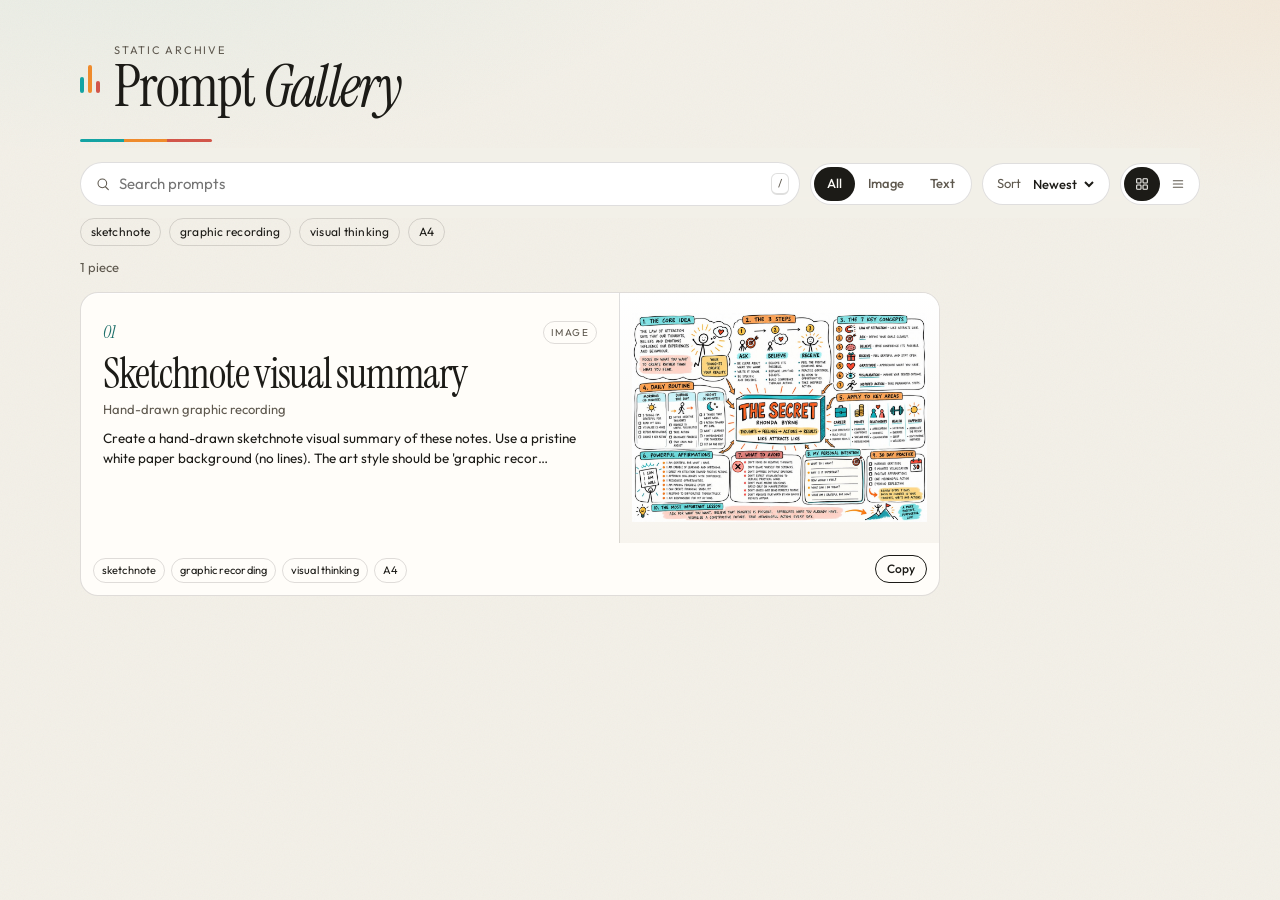
<file: prompt-gallery/index.html>
<!DOCTYPE html>
<html lang="en">
<head>
  <meta charset="UTF-8" />
  <meta name="viewport" content="width=device-width, initial-scale=1" />
  <title>Prompt Gallery</title>
  <meta name="description" content="A static shelf of prompts and the images or text they produced." />
  <link rel="preconnect" href="https://fonts.googleapis.com" />
  <link rel="preconnect" href="https://fonts.gstatic.com" crossorigin />
  <link href="https://fonts.googleapis.com/css2?family=Instrument+Serif:ital@0;1&family=Outfit:wght@400;500;600&display=swap" rel="stylesheet" />
  <link rel="stylesheet" href="gallery.css" />
</head>
<body>
  <a class="skip" href="#grid">Skip to pieces</a>
  <svg class="grain" aria-hidden="true">
    <filter id="grain">
      <feTurbulence type="fractalNoise" baseFrequency="0.85" numOctaves="4" stitchTiles="stitch" />
    </filter>
    <rect width="100%" height="100%" filter="url(#grain)" />
  </svg>

  <div class="wrap">
    <header class="top">
      <div class="brand">
        <span class="pens" aria-hidden="true"><i></i><i></i><i></i></span>
        <div>
          <p class="eyebrow">Static archive</p>
          <h1>Prompt <em>Gallery</em></h1>
        </div>
      </div>
    </header>
    <hr class="rule" />

    <div class="toolbar" aria-label="Filter the archive">
      <label class="search">
        <svg viewBox="0 0 24 24" aria-hidden="true"><circle cx="11" cy="11" r="6.5" fill="none" stroke="currentColor" stroke-width="1.6"/><path d="M16 16.5 20 20.5" fill="none" stroke="currentColor" stroke-width="1.6" stroke-linecap="round"/></svg>
        <input id="q" type="search" placeholder="Search prompts" autocomplete="off" aria-label="Search prompts" />
        <kbd>/</kbd>
      </label>

      <div class="seg" role="group" aria-label="Output type">
        <button type="button" data-media="all" aria-pressed="true">All</button>
        <button type="button" data-media="image" aria-pressed="false">Image</button>
        <button type="button" data-media="text" aria-pressed="false">Text</button>
      </div>

      <label class="sort">
        <span>Sort</span>
        <select id="sort" aria-label="Sort">
          <option value="newest">Newest</option>
          <option value="az">A–Z</option>
        </select>
      </label>

      <div class="view" role="group" aria-label="Layout">
        <button type="button" data-view="grid" aria-pressed="true" aria-label="Grid layout">
          <svg viewBox="0 0 24 24" aria-hidden="true"><rect x="4" y="4" width="6.5" height="6.5" rx="1.2" fill="none" stroke="currentColor" stroke-width="1.6"/><rect x="13.5" y="4" width="6.5" height="6.5" rx="1.2" fill="none" stroke="currentColor" stroke-width="1.6"/><rect x="4" y="13.5" width="6.5" height="6.5" rx="1.2" fill="none" stroke="currentColor" stroke-width="1.6"/><rect x="13.5" y="13.5" width="6.5" height="6.5" rx="1.2" fill="none" stroke="currentColor" stroke-width="1.6"/></svg>
        </button>
        <button type="button" data-view="list" aria-pressed="false" aria-label="List layout">
          <svg viewBox="0 0 24 24" aria-hidden="true"><path d="M5 7h14M5 12h14M5 17h14" fill="none" stroke="currentColor" stroke-width="1.6" stroke-linecap="round"/></svg>
        </button>
      </div>
    </div>

    <div class="tagbar" id="tags" aria-label="Tags"></div>
    <p class="count" id="count" aria-live="polite"></p>

    <main id="grid" class="grid"></main>
    <div id="empty" class="empty" hidden>
      <p>Nothing on the shelf matches.</p>
      <button type="button" class="btn ghost" id="clear">Clear filters</button>
    </div>
  </div>

  <dialog id="detail" class="sheet" aria-labelledby="d-title">
    <div class="sheet-top">
      <p class="sheet-index" id="d-index"></p>
      <div class="tabs" role="tablist" aria-label="Prompt or output">
        <button type="button" class="tab" role="tab" id="tab-prompt" data-tab="prompt" aria-selected="true" aria-controls="prompt-col">Prompt</button>
        <button type="button" class="tab" role="tab" id="tab-output" data-tab="output" aria-selected="false" aria-controls="out-col">Output</button>
      </div>
      <button type="button" class="icon-btn" id="close-detail" aria-label="Close">
        <svg viewBox="0 0 24 24" aria-hidden="true"><path d="M6 6l12 12M18 6 6 18" fill="none" stroke="currentColor" stroke-width="1.6" stroke-linecap="round"/></svg>
      </button>
    </div>
    <div class="sheet-grid">
      <div class="prompt-col" id="prompt-col" role="tabpanel" aria-labelledby="tab-prompt">
        <p class="kicker" id="d-kicker"></p>
        <h2 id="d-title"></h2>
        <p class="sub" id="d-sub"></p>
        <p class="meta" id="d-meta"></p>
        <div class="swatches" id="d-swatches"></div>
        <div class="prompt-head">
          <span class="label">Prompt</span>
          <button type="button" class="btn tiny" id="copy-prompt">Copy prompt</button>
        </div>
        <pre class="prompt-block" id="d-prompt"></pre>
      </div>
      <div class="out-col" id="out-col" role="tabpanel" aria-labelledby="tab-output">
        <span class="label">Output</span>
        <figure class="mount" id="d-figure">
          <button type="button" class="mount-btn" id="open-light" aria-label="View image larger">
            <img id="d-img" alt="" />
          </button>
          <div class="text-out" id="d-text" hidden></div>
          <figcaption id="d-cap"></figcaption>
        </figure>
      </div>
    </div>
  </dialog>

  <dialog id="lightbox" class="light" aria-label="Enlarged output">
    <button type="button" class="icon-btn light-close" id="close-light" aria-label="Close image">
      <svg viewBox="0 0 24 24" aria-hidden="true"><path d="M6 6l12 12M18 6 6 18" fill="none" stroke="currentColor" stroke-width="1.6" stroke-linecap="round"/></svg>
    </button>
    <div class="frame">
      <img id="light-img" alt="" />
    </div>
  </dialog>

  <div class="toast" id="toast" role="status" aria-live="polite"></div>
  <script src="gallery.js"></script>
</body>
</html>
</file>
<file: prompt-gallery/gallery.css>
:root {
  --paper: #f3f0e8;
  --paper-2: #fbfaf6;
  --card: #fffdf9;
  --ink: #1c1b17;
  --muted: #5e584e;
  --line: rgba(28, 27, 23, 0.14);
  --line-strong: rgba(28, 27, 23, 0.32);
  --teal: #14a3a3;
  --orange: #ef8b2c;
  --red: #d2564a;
  --teal-ink: #1d6f6a;
  --serif: "Instrument Serif", "Iowan Old Style", Palatino, Georgia, serif;
  --sans: Outfit, "Avenir Next", "Segoe UI", sans-serif;
  --shadow: 0 24px 70px rgba(28, 27, 23, 0.14);
  --radius: 18px;
}

* { box-sizing: border-box; }

html { color-scheme: light; }

body {
  margin: 0;
  min-height: 100vh;
  background:
    radial-gradient(1200px 500px at 10% -10%, rgba(20, 163, 163, 0.06), transparent 50%),
    radial-gradient(900px 420px at 100% 0%, rgba(239, 139, 44, 0.07), transparent 46%),
    var(--paper);
  color: var(--ink);
  font-family: var(--sans);
  font-size: 15px;
  line-height: 1.5;
  font-weight: 400;
}

::selection { background: #f3d2b0; color: var(--ink); }

button, input, select { font: inherit; color: inherit; }
button { cursor: pointer; }

img { max-width: 100%; }

.grain {
  position: fixed;
  inset: 0;
  width: 100%;
  height: 100%;
  pointer-events: none;
  opacity: 0.045;
  mix-blend-mode: multiply;
  z-index: 0;
}

.wrap {
  position: relative;
  z-index: 1;
  width: min(1120px, calc(100% - 40px));
  margin: 0 auto;
  padding-bottom: 64px;
}

.skip {
  position: absolute;
  left: 12px;
  top: -40px;
  background: var(--ink);
  color: var(--paper);
  padding: 8px 12px;
  border-radius: 8px;
  z-index: 5;
}
.skip:focus { top: 12px; }

.top {
  display: flex;
  justify-content: space-between;
  align-items: flex-end;
  gap: 28px;
  padding: 42px 0 8px;
}

.brand {
  display: flex;
  gap: 14px;
  align-items: center;
}

.pens {
  display: flex;
  align-items: flex-end;
  gap: 4px;
  height: 32px;
}
.pens i {
  display: block;
  width: 4px;
  border-radius: 4px;
}
.pens i:nth-child(1) { height: 16px; background: var(--teal); }
.pens i:nth-child(2) { height: 28px; background: var(--orange); }
.pens i:nth-child(3) { height: 12px; background: var(--red); }

.eyebrow {
  margin: 0 0 2px;
  font-size: 11px;
  letter-spacing: 0.16em;
  text-transform: uppercase;
  color: var(--muted);
}

h1 {
  margin: 0;
  font-family: var(--serif);
  font-size: clamp(40px, 6vw, 58px);
  font-weight: 400;
  letter-spacing: -0.03em;
  line-height: 0.9;
}
h1 em { font-style: italic; font-weight: 400; }

.rule {
  width: 132px;
  height: 3px;
  margin: 18px 0 6px;
  border: 0;
  border-radius: 99px;
  background: linear-gradient(90deg, var(--teal) 0 33%, var(--orange) 33% 66%, var(--red) 66% 100%);
}

.toolbar {
  position: sticky;
  top: 0;
  z-index: 4;
  display: flex;
  flex-wrap: wrap;
  align-items: center;
  gap: 10px;
  padding: 14px 0 12px;
  background: color-mix(in srgb, var(--paper) 86%, transparent);
  backdrop-filter: blur(12px);
}

.search {
  flex: 1 1 240px;
  display: flex;
  align-items: center;
  gap: 8px;
  min-height: 42px;
  padding: 0 10px 0 14px;
  background: white;
  border: 1px solid var(--line);
  border-radius: 999px;
}
.search svg { width: 16px; height: 16px; flex: none; color: var(--muted); }
.search input {
  flex: 1;
  min-width: 0;
  border: 0;
  background: transparent;
  padding: 10px 0;
  outline: none;
}
.search input::-webkit-search-cancel-button { cursor: pointer; }
.search kbd {
  font-family: var(--sans);
  font-size: 11px;
  color: var(--muted);
  border: 1px solid var(--line);
  border-bottom-width: 2px;
  border-radius: 6px;
  padding: 1px 6px;
}
.search:focus-within {
  border-color: var(--teal-ink);
  box-shadow: 0 0 0 3px rgba(20, 163, 163, 0.18);
}

.seg, .view {
  display: inline-flex;
  padding: 3px;
  background: white;
  border: 1px solid var(--line);
  border-radius: 999px;
}
.seg button, .view button {
  border: 0;
  background: transparent;
  color: var(--muted);
  border-radius: 999px;
  min-height: 34px;
}
.seg button {
  padding: 0 13px;
  font-size: 13px;
  font-weight: 500;
}
.view button {
  width: 36px;
  display: grid;
  place-items: center;
}
.view svg { width: 16px; height: 16px; }
.seg button[aria-pressed="true"],
.view button[aria-pressed="true"] {
  background: var(--ink);
  color: var(--paper-2);
}

.sort {
  display: flex;
  align-items: center;
  gap: 8px;
  min-height: 42px;
  padding: 0 12px 0 14px;
  background: white;
  border: 1px solid var(--line);
  border-radius: 999px;
  color: var(--muted);
  font-size: 13px;
}
.sort select {
  border: 0;
  background: transparent;
  font-weight: 500;
  color: var(--ink);
  padding-right: 4px;
  outline: none;
  cursor: pointer;
}

.tagbar {
  display: flex;
  flex-wrap: wrap;
  gap: 8px;
  min-height: 32px;
  padding-bottom: 4px;
}

.chip {
  border: 1px solid var(--line);
  background: transparent;
  color: var(--ink);
  border-radius: 999px;
  padding: 4px 10px;
  font-size: 12px;
  letter-spacing: 0.01em;
}
.chip:hover { border-color: var(--line-strong); }
.chip.is-on {
  background: var(--ink);
  border-color: var(--ink);
  color: var(--paper-2);
}

.count {
  margin: 8px 0 14px;
  color: var(--muted);
  font-size: 13px;
}

.grid {
  display: grid;
  grid-template-columns: repeat(auto-fill, minmax(300px, 1fr));
  gap: 16px;
}

.card {
  background: var(--card);
  border: 1px solid var(--line);
  border-radius: var(--radius);
  overflow: hidden;
  box-shadow: 0 1px 0 rgba(255, 255, 255, 0.8) inset;
  transition: border-color 0.18s ease, transform 0.18s ease;
}
.card:hover { border-color: var(--line-strong); transform: translateY(-2px); }

.card-hit {
  display: block;
  width: 100%;
  padding: 0;
  border: 0;
  background: transparent;
  text-align: left;
  color: inherit;
}

.thumb {
  height: 196px;
  display: grid;
  place-items: center;
  padding: 12px;
  overflow: hidden;
  background:
    linear-gradient(180deg, #fff 0%, #f7f4ee 100%);
  border-bottom: 1px solid var(--line);
}
.thumb img {
  max-height: 170px;
  width: auto;
  height: auto;
  max-width: 100%;
  object-fit: contain;
  display: block;
}
.text-thumb {
  align-items: stretch;
}
.text-thumb p {
  margin: 0;
  align-self: center;
  font-family: var(--serif);
  font-size: 18px;
  line-height: 1.35;
  color: var(--ink);
  display: -webkit-box;
  -webkit-line-clamp: 5;
  -webkit-box-orient: vertical;
  overflow: hidden;
}

.card-body { padding: 14px 16px 2px; }

.card-kicker {
  display: flex;
  justify-content: space-between;
  align-items: center;
  gap: 8px;
}
.index {
  font-family: var(--serif);
  font-style: italic;
  font-size: 18px;
  color: var(--teal-ink);
}
.badge {
  font-size: 10px;
  letter-spacing: 0.14em;
  text-transform: uppercase;
  color: var(--muted);
  border: 1px solid var(--line);
  border-radius: 99px;
  padding: 3px 7px;
}

.card h2 {
  margin: 8px 0 0;
  font-family: var(--serif);
  font-size: 30px;
  font-weight: 400;
  letter-spacing: -0.03em;
  line-height: 0.95;
}
.sub {
  margin: 6px 0 0;
  color: var(--muted);
  font-size: 13px;
}
.excerpt {
  margin: 10px 0 0;
  color: var(--ink);
  font-size: 13.5px;
  line-height: 1.45;
  display: -webkit-box;
  -webkit-line-clamp: 3;
  -webkit-box-orient: vertical;
  overflow: hidden;
}

.card-foot {
  display: flex;
  justify-content: space-between;
  align-items: flex-end;
  gap: 10px;
  padding: 12px 12px 12px;
}
.chip-row { display: flex; flex-wrap: wrap; gap: 6px; }
.card-foot .chip { padding: 3px 8px; font-size: 11px; }

.btn {
  border: 1px solid var(--ink);
  background: var(--ink);
  color: var(--paper-2);
  border-radius: 999px;
  padding: 8px 14px;
  font-size: 13px;
  font-weight: 500;
  line-height: 1;
}
.btn.ghost {
  background: transparent;
  color: var(--ink);
}
.btn.tiny { padding: 7px 11px; font-size: 12px; }
.btn:hover { transform: translateY(-1px); }
.btn:active { transform: translateY(0); }

.grid.solo { grid-template-columns: 1fr; max-width: 860px; }
.grid.solo .card-hit {
  display: grid;
  grid-template-columns: minmax(0, 1.15fr) minmax(200px, 320px);
}
.grid.solo .thumb {
  order: 2;
  height: auto;
  min-height: 250px;
  border-bottom: 0;
  border-left: 1px solid var(--line);
}
.grid.solo .thumb img { max-height: 250px; }
.grid.solo .card-body { padding: 26px 22px 6px; }
.grid.solo h2 { font-size: 42px; }

.grid.list { display: flex; flex-direction: column; }
.grid.list .card-hit {
  display: grid;
  grid-template-columns: 128px minmax(0, 1fr);
}
.grid.list .thumb {
  height: auto;
  min-height: 104px;
  border-bottom: 0;
  border-right: 1px solid var(--line);
  padding: 8px;
}
.grid.list .thumb img { max-height: 86px; }
.grid.list .card-body { padding: 12px 14px 4px; }
.grid.list h2 { font-size: 24px; }
.grid.list .excerpt { -webkit-line-clamp: 2; }

.empty {
  padding: 48px 0 16px;
  color: var(--muted);
}
.empty p { margin: 0 0 12px; font-family: var(--serif); font-size: 28px; color: var(--ink); }

.sheet, .light {
  margin: auto;
  padding: 0;
  border: 0;
  color: var(--ink);
}
.sheet {
  width: min(960px, calc(100vw - 28px));
  max-height: min(880px, calc(100vh - 28px));
  overflow: auto;
  background: var(--paper-2);
  border-radius: 22px;
  box-shadow: var(--shadow);
}
.sheet::backdrop, .light::backdrop {
  background: rgba(28, 27, 23, 0.46);
  backdrop-filter: blur(5px);
}

.sheet-top {
  position: sticky;
  top: 0;
  z-index: 1;
  display: flex;
  align-items: center;
  justify-content: space-between;
  gap: 12px;
  padding: 14px 14px 10px 22px;
  background: color-mix(in srgb, var(--paper-2) 92%, transparent);
  backdrop-filter: blur(10px);
}
.sheet-index {
  margin: 0;
  font-family: var(--serif);
  font-style: italic;
  font-size: 22px;
  color: var(--teal-ink);
}

.tabs {
  display: none;
  position: absolute;
  left: 50%;
  transform: translateX(-50%);
}
.tab {
  border: 0;
  background: transparent;
  color: var(--muted);
  padding: 6px 12px;
  border-radius: 999px;
  font-size: 13px;
  font-weight: 500;
}
.tab[aria-selected="true"] {
  background: var(--ink);
  color: var(--paper-2);
}

.icon-btn {
  width: 36px;
  height: 36px;
  display: grid;
  place-items: center;
  border-radius: 999px;
  border: 1px solid var(--line);
  background: white;
  color: var(--ink);
}
.icon-btn svg { width: 16px; height: 16px; }
.icon-btn:hover { border-color: var(--ink); }

.sheet-grid {
  display: grid;
  grid-template-columns: minmax(0, 1.08fr) minmax(240px, 0.82fr);
  gap: 26px;
  padding: 4px 26px 28px;
}

.kicker {
  margin: 0;
  font-size: 11px;
  letter-spacing: 0.16em;
  text-transform: uppercase;
  color: var(--muted);
}
#d-title {
  margin: 4px 0 0;
  font-family: var(--serif);
  font-size: clamp(36px, 5vw, 52px);
  font-weight: 400;
  letter-spacing: -0.03em;
  line-height: 0.95;
}
#d-sub { margin-top: 8px; }
.meta {
  margin: 8px 0 0;
  color: var(--muted);
  font-size: 13px;
}

.swatches {
  display: flex;
  flex-wrap: wrap;
  gap: 12px;
  margin-top: 14px;
}
.swatch {
  display: inline-flex;
  align-items: center;
  gap: 6px;
  font-size: 12px;
  color: var(--muted);
}
.swatch i {
  width: 12px;
  height: 12px;
  border-radius: 99px;
  box-shadow: inset 0 0 0 1px rgba(28, 27, 23, 0.12);
}

.prompt-head, .out-col > .label {
  display: flex;
  align-items: center;
  justify-content: space-between;
  margin: 18px 0 8px;
}
.label {
  font-size: 11px;
  letter-spacing: 0.14em;
  text-transform: uppercase;
  color: var(--muted);
}
.out-col > .label { display: block; }

.prompt-block {
  margin: 0;
  padding: 16px 16px 18px;
  max-height: 42vh;
  overflow: auto;
  white-space: pre-wrap;
  font-family: var(--sans);
  font-size: 14.5px;
  line-height: 1.6;
  background: white;
  border: 1px solid var(--line);
  border-radius: 14px;
  color: var(--ink);
}

.mount {
  margin: 0;
  padding: 12px;
  background: white;
  border: 1px solid var(--line);
  border-radius: 16px;
  box-shadow: 0 16px 40px rgba(28, 27, 23, 0.05);
}
.mount-btn {
  display: block;
  width: 100%;
  padding: 0;
  border: 0;
  background: #fff;
  cursor: zoom-in;
}
.mount-btn img {
  display: block;
  width: 100%;
  height: auto;
  max-height: 420px;
  object-fit: contain;
  margin: 0 auto;
}
.mount figcaption {
  margin-top: 8px;
  color: var(--muted);
  font-size: 12px;
}
.text-out {
  padding: 8px 6px 4px;
  font-family: var(--serif);
  font-size: 20px;
  line-height: 1.45;
  white-space: pre-wrap;
}

.light {
  width: fit-content;
  max-width: calc(100vw - 28px);
  background: transparent;
  overflow: visible;
}
.light .frame {
  background: white;
  padding: 10px;
  border-radius: 14px;
}
.light img {
  display: block;
  width: auto;
  height: auto;
  max-width: min(820px, calc(100vw - 56px));
  max-height: 76vh;
  object-fit: contain;
}
.light-close {
  position: absolute;
  top: -14px;
  right: -14px;
  background: var(--ink);
  color: white;
  border-color: var(--ink);
}

.toast {
  position: fixed;
  left: 50%;
  bottom: 22px;
  transform: translate(-50%, 12px);
  background: var(--ink);
  color: var(--paper-2);
  border-radius: 999px;
  padding: 10px 16px;
  font-size: 13px;
  opacity: 0;
  pointer-events: none;
  z-index: 20;
  transition: opacity 0.18s ease, transform 0.18s ease;
}
.toast[data-show="true"] {
  opacity: 1;
  transform: translate(-50%, 0);
}

:focus-visible {
  outline: 2px solid var(--teal-ink);
  outline-offset: 2px;
}
.search input:focus-visible { outline: none; }

@media (max-width: 800px) {
  .wrap { width: min(1120px, calc(100% - 28px)); }
  .top { flex-direction: column; align-items: flex-start; gap: 10px; padding-top: 28px; }
  .search kbd { display: none; }
  .tabs {
    display: inline-flex;
    padding: 3px;
    background: white;
    border: 1px solid var(--line);
    border-radius: 999px;
  }
  .sheet[data-tab="prompt"] .out-col { display: none; }
  .sheet[data-tab="output"] .prompt-col { display: none; }
  .sheet-grid { grid-template-columns: 1fr; padding: 4px 16px 20px; }
  .grid.solo .card-hit { grid-template-columns: 1fr; }
  .grid.solo .thumb {
    order: 0;
    min-height: 0;
    height: 220px;
    border-left: 0;
    border-bottom: 1px solid var(--line);
  }
  .grid.solo .thumb img { max-height: 196px; }
  .grid.solo h2 { font-size: 32px; }
  .prompt-block { max-height: none; }
  .light-close { top: 8px; right: 8px; }
}

@media (max-width: 560px) {
  .grid.list .card-hit { grid-template-columns: 96px minmax(0, 1fr); }
  .grid.list .thumb img { max-height: 72px; }
  .sort span { position: absolute; width: 1px; height: 1px; overflow: hidden; clip: rect(0 0 0 0); }
}

@media (prefers-reduced-motion: reduce) {
  *, *::before, *::after {
    animation: none !important;
    transition: none !important;
  }
}

@keyframes rise {
  from { opacity: 0; transform: translateY(8px); }
  to { opacity: 1; transform: none; }
}
.top, .toolbar, .grid { animation: rise 0.55s ease both; }
.toolbar { animation-delay: 0.06s; }
.grid { animation-delay: 0.12s; }
</file>
